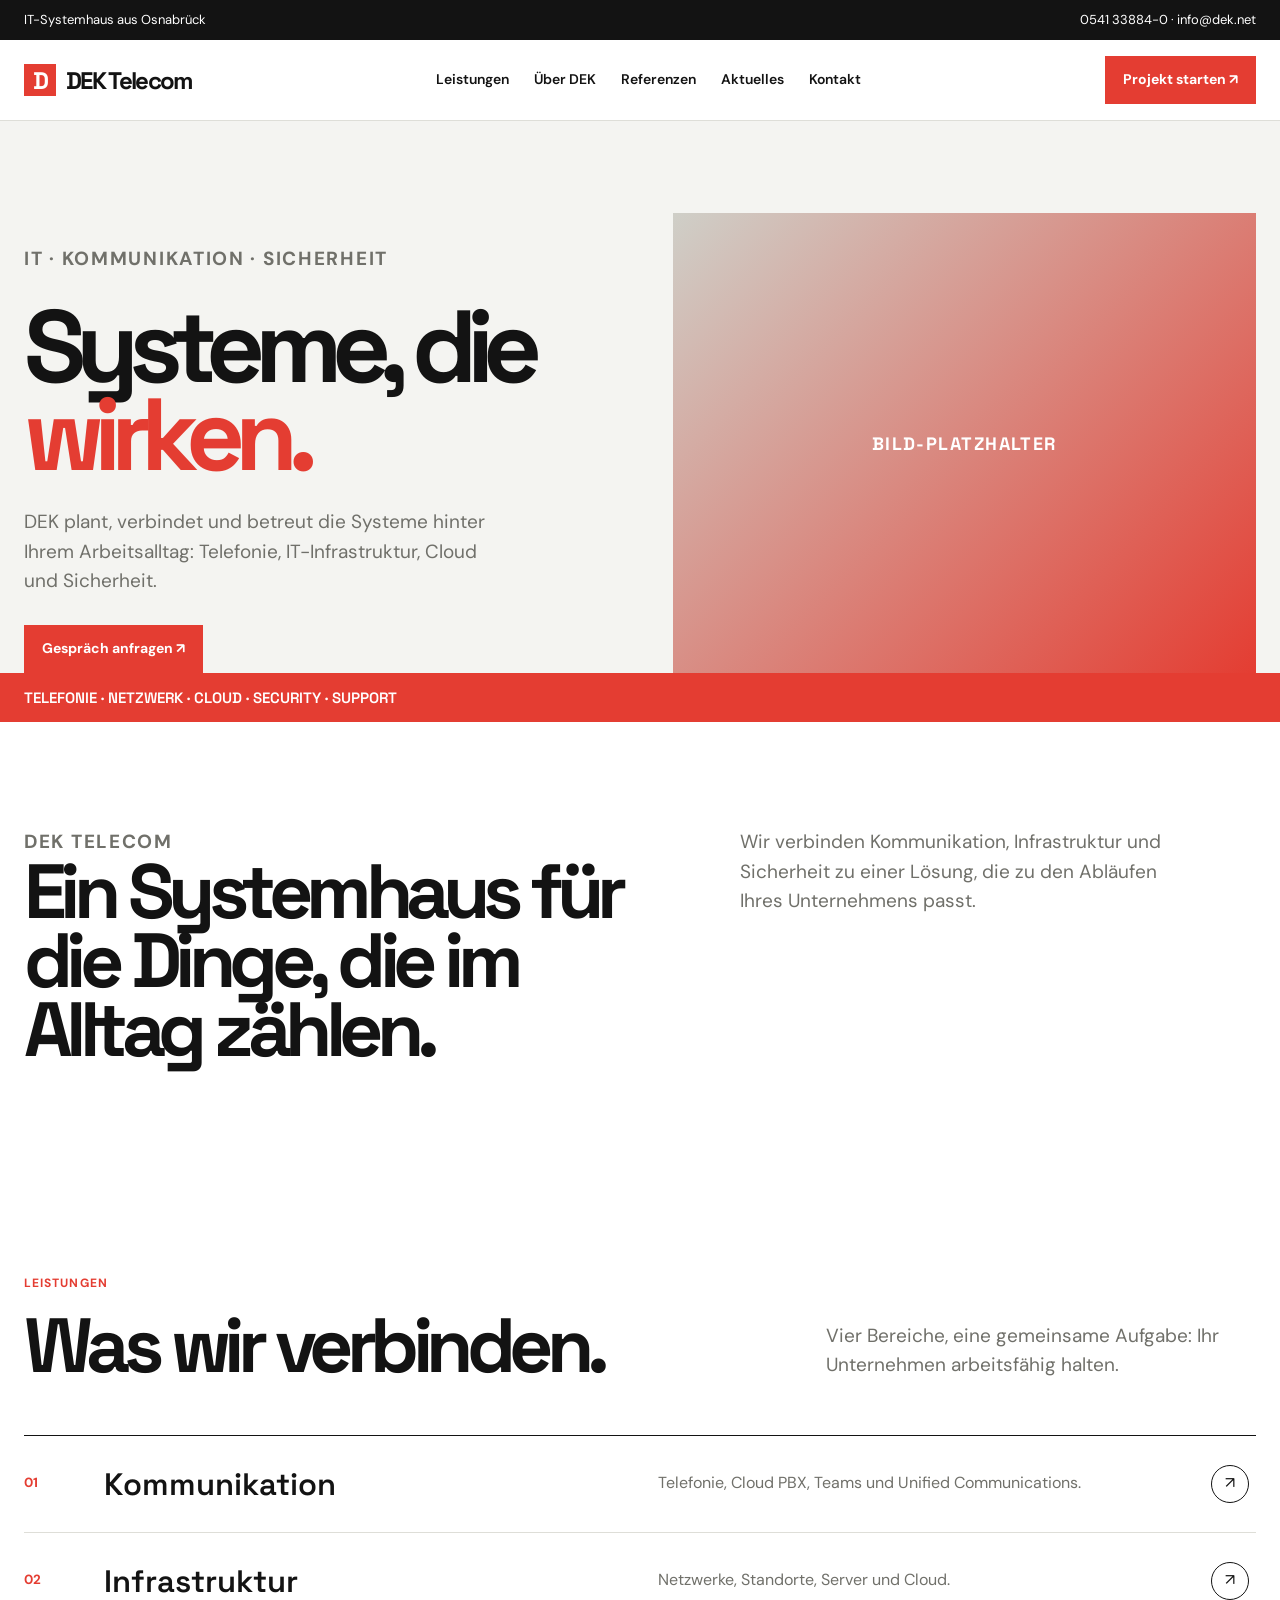
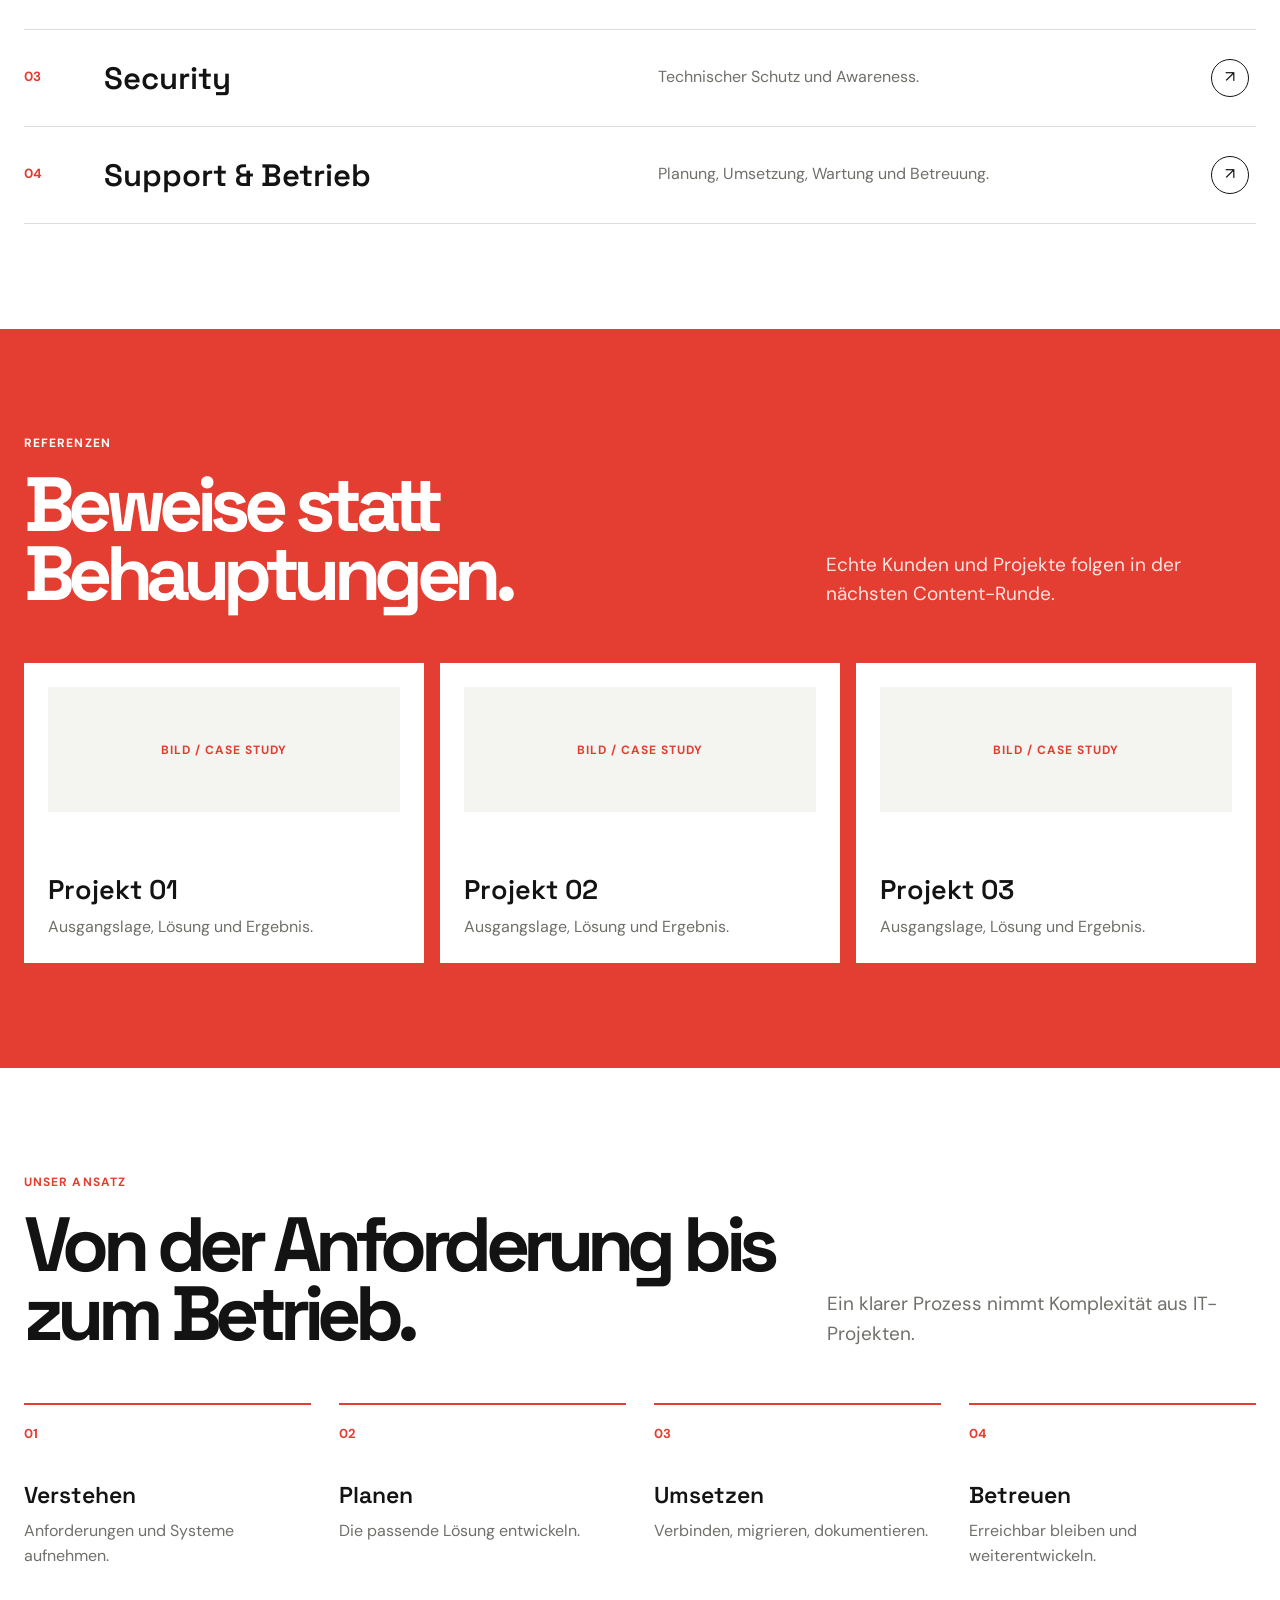
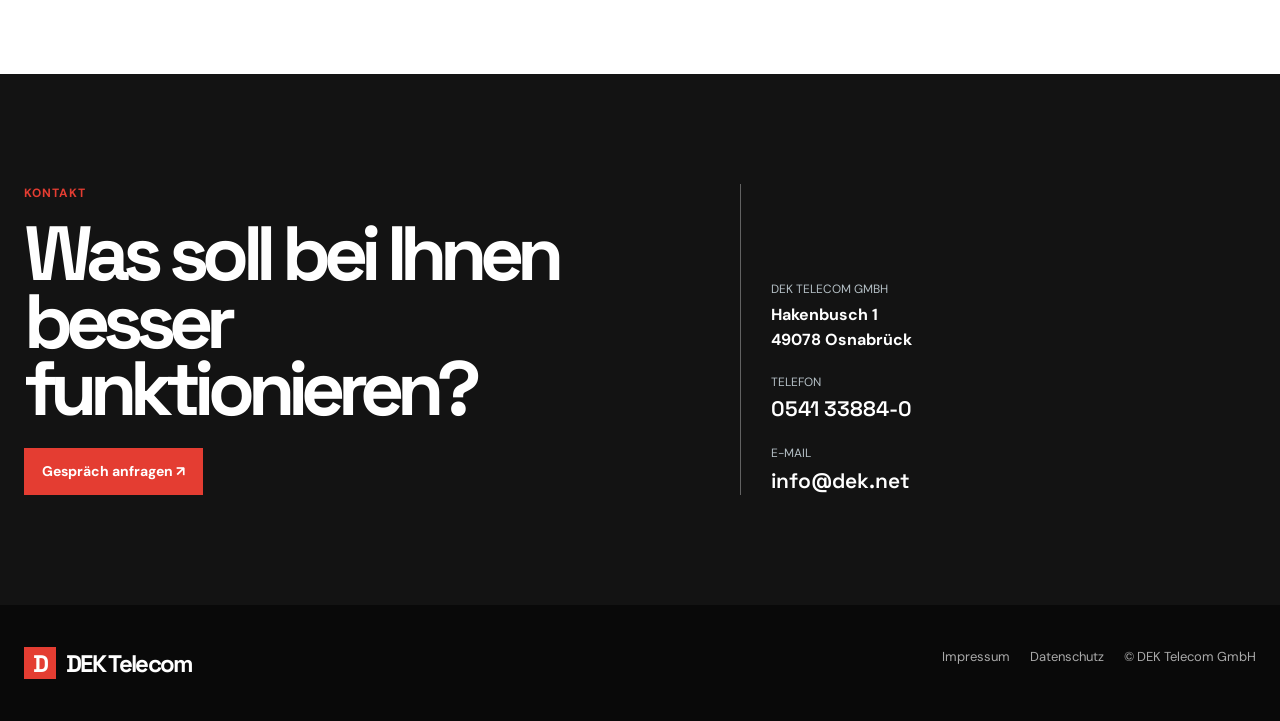
<file: index.html>
<!doctype html><html lang="de"><head><meta charset="utf-8"><meta name="viewport" content="width=device-width,initial-scale=1"><title>DEK Telecom — IT, Kommunikation und Sicherheit</title><meta name="description" content="DEK Telecom verbindet Kommunikation, Infrastruktur, Cloud und Sicherheit."><link rel="preconnect" href="https://fonts.googleapis.com"><link rel="preconnect" href="https://fonts.gstatic.com" crossorigin><link href="https://fonts.googleapis.com/css2?family=DM+Sans:wght@400;500;600;700&family=Space+Grotesk:wght@500;600;700&display=swap" rel="stylesheet"><link rel="stylesheet" href="assets/site.css"></head><body><a class="skip" href="#main">Zum Inhalt springen</a><div class="top"><div class="wrap"><span>IT-Systemhaus aus Osnabrück</span><div>0541 33884-0 · info@dek.net</div></div></div><header class="nav"><div class="wrap"><a class="brand" href="/"><span class="mark">D</span> DEK Telecom</a><nav class="navlinks"><a href="leistungen/">Leistungen</a><a href="ueber-dek/">Über DEK</a><a href="referenzen/">Referenzen</a><a href="aktuelles/">Aktuelles</a><a href="kontakt/">Kontakt</a></nav><a class="btn" href="kontakt/">Projekt starten ↗</a></div></header><main id="main"><section class="hero"><div class="wrap hero-grid"><div><p class="eyebrow">IT · KOMMUNIKATION · SICHERHEIT</p><h1>Systeme, die <span>wirken.</span></h1><p>DEK plant, verbindet und betreut die Systeme hinter Ihrem Arbeitsalltag: Telefonie, IT-Infrastruktur, Cloud und Sicherheit.</p><a class="btn" href="kontakt/">Gespräch anfragen ↗</a></div><div class="hero-art">BILD-PLATZHALTER</div></div></section><div class="ticker"><div class="wrap">TELEFONIE · NETZWERK · CLOUD · SECURITY · SUPPORT</div></div><section class="lead"><div class="wrap split"><div><p class="eyebrow">DEK TELECOM</p><h2>Ein Systemhaus für die Dinge, die im Alltag zählen.</h2></div><p>Wir verbinden Kommunikation, Infrastruktur und Sicherheit zu einer Lösung, die zu den Abläufen Ihres Unternehmens passt.</p></div></section><section class="section" id="leistungen"><div class="wrap"><div class="section-head"><div><p class="eyebrow">LEISTUNGEN</p><h2>Was wir verbinden.</h2></div><p class="intro">Vier Bereiche, eine gemeinsame Aufgabe: Ihr Unternehmen arbeitsfähig halten.</p></div><div class="service-list"><a class="service" href="leistungen/kommunikation/"><small>01</small><h3>Kommunikation</h3><p>Telefonie, Cloud PBX, Teams und Unified Communications.</p><span class="circle">↗</span></a><a class="service" href="leistungen/infrastruktur/"><small>02</small><h3>Infrastruktur</h3><p>Netzwerke, Standorte, Server und Cloud.</p><span class="circle">↗</span></a><a class="service" href="leistungen/security/"><small>03</small><h3>Security</h3><p>Technischer Schutz und Awareness.</p><span class="circle">↗</span></a><a class="service" href="leistungen/support/"><small>04</small><h3>Support & Betrieb</h3><p>Planung, Umsetzung, Wartung und Betreuung.</p><span class="circle">↗</span></a></div></div></section><section class="section red"><div class="wrap"><div class="section-head"><div><p class="eyebrow" style="color:#fff">REFERENZEN</p><h2>Beweise statt Behauptungen.</h2></div><p class="intro">Echte Kunden und Projekte folgen in der nächsten Content-Runde.</p></div><div class="cards"><a class="card" href="referenzen/"><div class="placeholder">BILD / CASE STUDY</div><div><h3>Projekt 01</h3><p>Ausgangslage, Lösung und Ergebnis.</p></div></a><a class="card" href="referenzen/"><div class="placeholder">BILD / CASE STUDY</div><div><h3>Projekt 02</h3><p>Ausgangslage, Lösung und Ergebnis.</p></div></a><a class="card" href="referenzen/"><div class="placeholder">BILD / CASE STUDY</div><div><h3>Projekt 03</h3><p>Ausgangslage, Lösung und Ergebnis.</p></div></a></div></div></section><section class="section"><div class="wrap"><div class="section-head"><div><p class="eyebrow">UNSER ANSATZ</p><h2>Von der Anforderung bis zum Betrieb.</h2></div><p class="intro">Ein klarer Prozess nimmt Komplexität aus IT-Projekten.</p></div><div class="steps"><div class="step"><b>01</b><h3>Verstehen</h3><p>Anforderungen und Systeme aufnehmen.</p></div><div class="step"><b>02</b><h3>Planen</h3><p>Die passende Lösung entwickeln.</p></div><div class="step"><b>03</b><h3>Umsetzen</h3><p>Verbinden, migrieren, dokumentieren.</p></div><div class="step"><b>04</b><h3>Betreuen</h3><p>Erreichbar bleiben und weiterentwickeln.</p></div></div></div></section><section class="contact"><div class="wrap split"><div><p class="eyebrow" style="color:var(--red)">KONTAKT</p><h2>Was soll bei Ihnen besser funktionieren?</h2><br><a class="btn" href="kontakt/">Gespräch anfragen ↗</a></div><div class="contact-info"><div><small>DEK TELECOM GMBH</small><strong>Hakenbusch 1<br>49078 Osnabrück</strong></div><div><small>TELEFON</small><a href="tel:+49541338840">0541 33884-0</a></div><div><small>E-MAIL</small><a href="mailto:info@dek.net">info@dek.net</a></div></div></div></section></main><footer class="footer"><div class="wrap"><a class="brand" href="/"><span class="mark">D</span> DEK Telecom</a><div class="footer-links"><a href="impressum/">Impressum</a><a href="datenschutz/">Datenschutz</a><span>© DEK Telecom GmbH</span></div></div></footer></body></html>
</file>
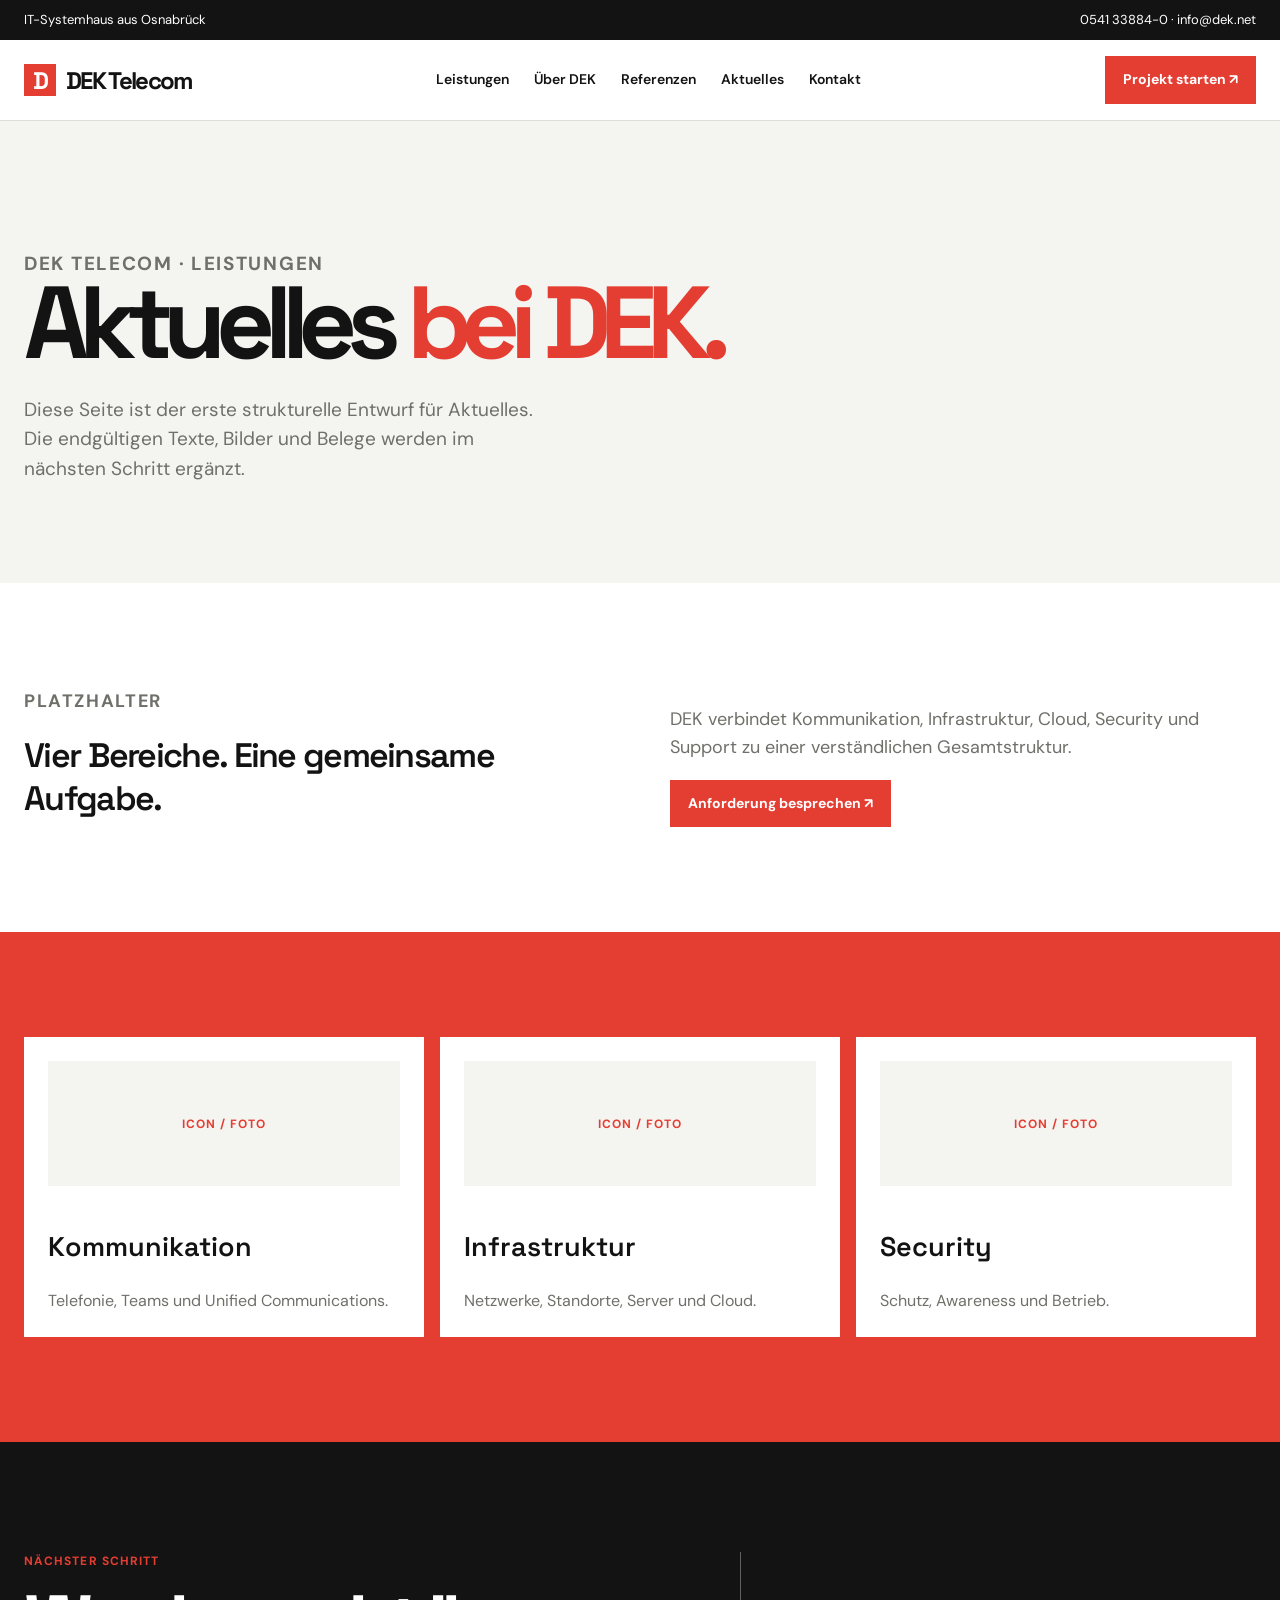
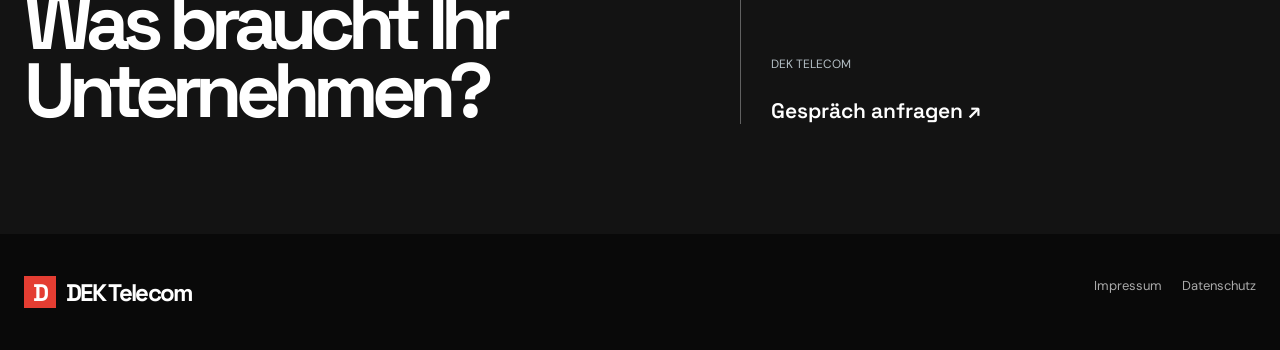
<file: aktuelles/index.html>
<!doctype html><html lang="de"><head><meta charset="utf-8"><meta name="viewport" content="width=device-width,initial-scale=1"><title>DEK Telecom — Aktuelles</title><link rel="stylesheet" href="../../assets/site.css"><link href="https://fonts.googleapis.com/css2?family=DM+Sans:wght@400;500;600;700&family=Space+Grotesk:wght@500;600;700&display=swap" rel="stylesheet"></head><body><div class="top"><div class="wrap"><span>IT-Systemhaus aus Osnabrück</span><div>0541 33884-0 · info@dek.net</div></div></div><header class="nav"><div class="wrap"><a class="brand" href="../../"><span class="mark">D</span> DEK Telecom</a><nav class="navlinks"><a href="../../leistungen/">Leistungen</a><a href="../../ueber-dek/">Über DEK</a><a href="../../referenzen/">Referenzen</a><a href="../../aktuelles/">Aktuelles</a><a href="../../kontakt/">Kontakt</a></nav><a class="btn" href="../../kontakt/">Projekt starten ↗</a></div></header><main><section class="page-head"><div class="wrap"><p class="eyebrow">DEK TELECOM · LEISTUNGEN</p><h1>Aktuelles <span>bei DEK.</span></h1><p>Diese Seite ist der erste strukturelle Entwurf für Aktuelles. Die endgültigen Texte, Bilder und Belege werden im nächsten Schritt ergänzt.</p></div></section><section class="section"><div class="wrap"><div class="detail-grid"><div><p class="eyebrow">PLATZHALTER</p><h2>Vier Bereiche. Eine gemeinsame Aufgabe.</h2></div><div><p>DEK verbindet Kommunikation, Infrastruktur, Cloud, Security und Support zu einer verständlichen Gesamtstruktur.</p><a class="btn" href="../../kontakt/">Anforderung besprechen ↗</a></div></div></div></section><section class="section red"><div class="wrap"><div class="cards"><article class="card"><div class="placeholder">ICON / FOTO</div><h3>Kommunikation</h3><p>Telefonie, Teams und Unified Communications.</p></article><article class="card"><div class="placeholder">ICON / FOTO</div><h3>Infrastruktur</h3><p>Netzwerke, Standorte, Server und Cloud.</p></article><article class="card"><div class="placeholder">ICON / FOTO</div><h3>Security</h3><p>Schutz, Awareness und Betrieb.</p></article></div></div></section><section class="contact"><div class="wrap split"><div><p class="eyebrow" style="color:var(--red)">NÄCHSTER SCHRITT</p><h2>Was braucht Ihr Unternehmen?</h2></div><div class="contact-info"><small>DEK TELECOM</small><a href="../../kontakt/">Gespräch anfragen ↗</a></div></div></section></main><footer class="footer"><div class="wrap"><a class="brand" href="../../"><span class="mark">D</span> DEK Telecom</a><div class="footer-links"><a href="../../impressum/">Impressum</a><a href="../../datenschutz/">Datenschutz</a></div></div></footer></body></html>
</file>
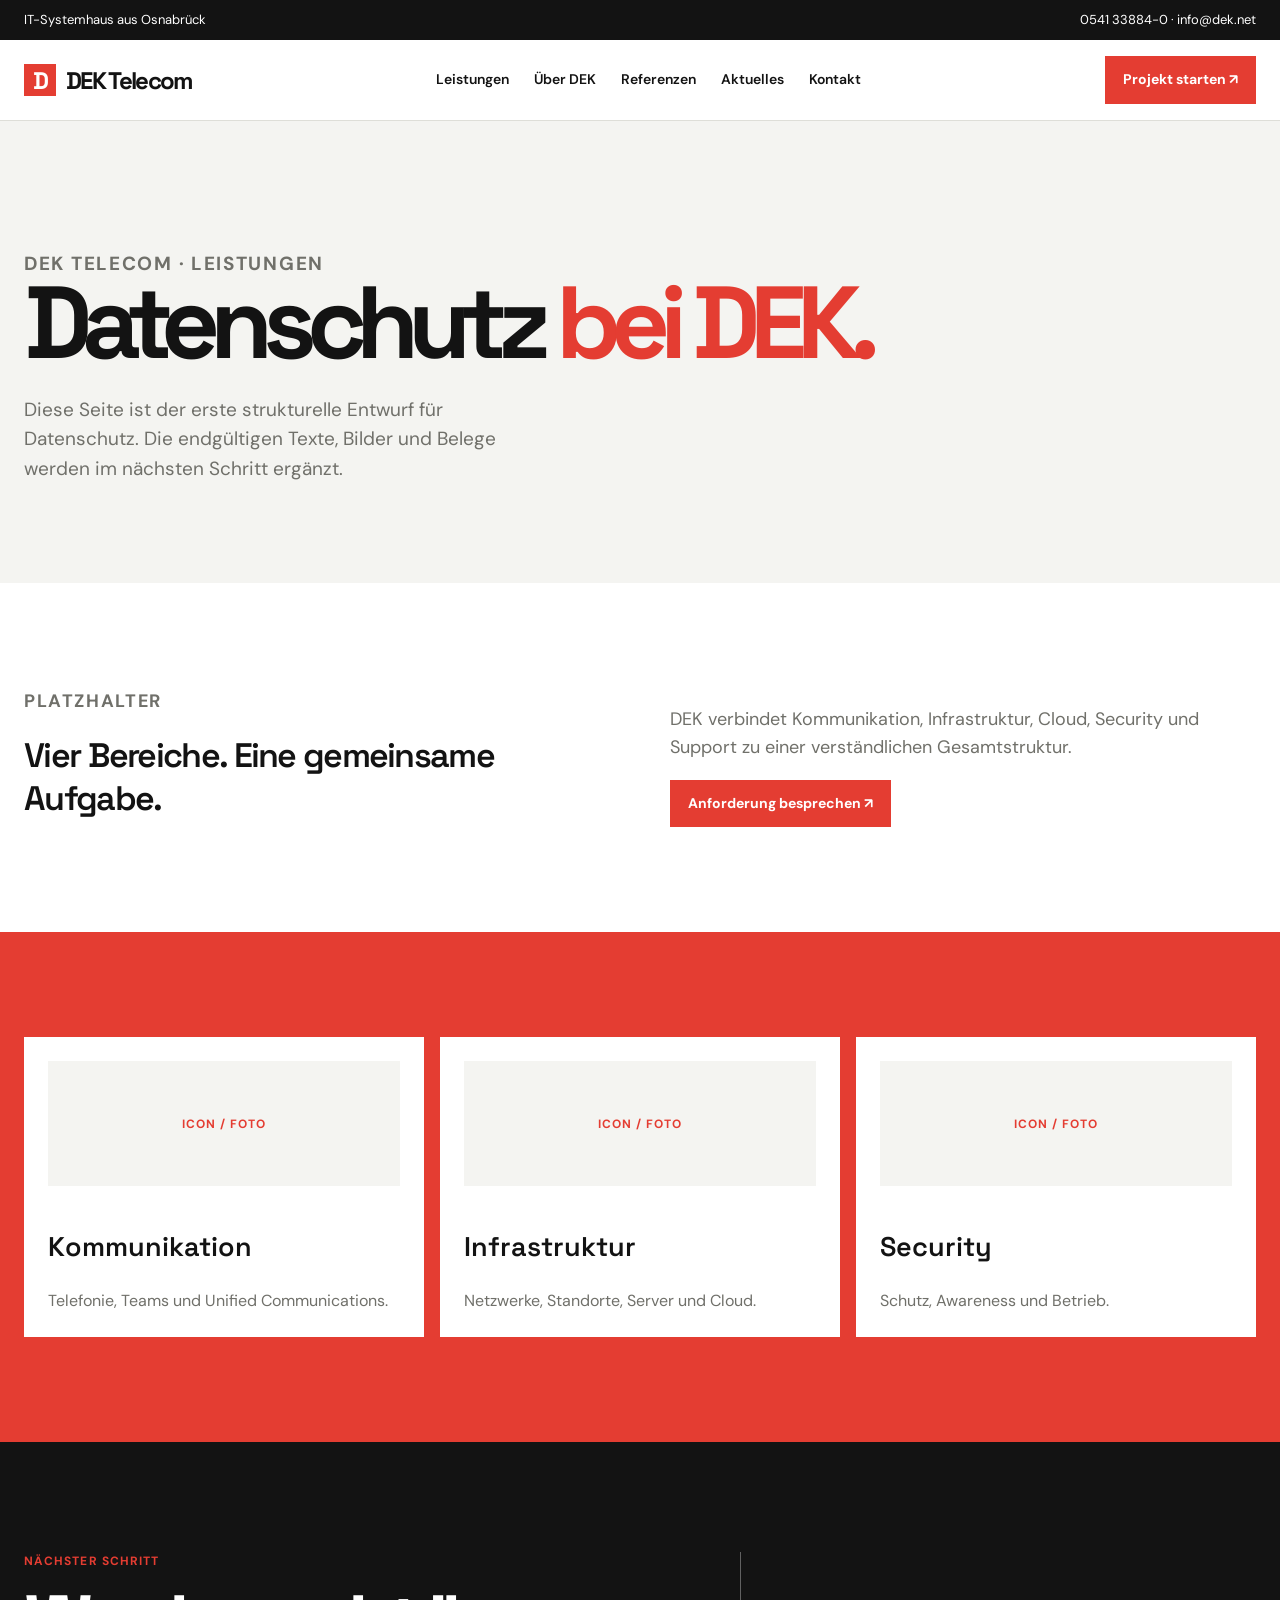
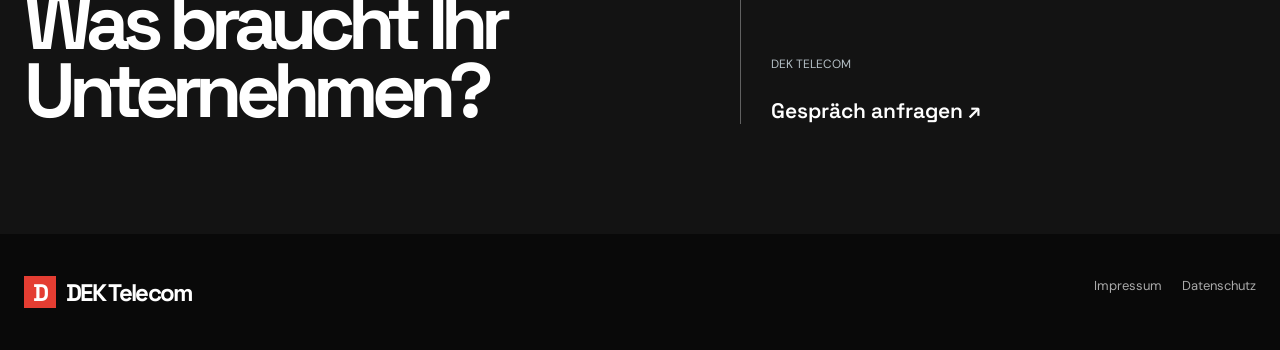
<file: datenschutz/index.html>
<!doctype html><html lang="de"><head><meta charset="utf-8"><meta name="viewport" content="width=device-width,initial-scale=1"><title>DEK Telecom — Datenschutz</title><link rel="stylesheet" href="../../assets/site.css"><link href="https://fonts.googleapis.com/css2?family=DM+Sans:wght@400;500;600;700&family=Space+Grotesk:wght@500;600;700&display=swap" rel="stylesheet"></head><body><div class="top"><div class="wrap"><span>IT-Systemhaus aus Osnabrück</span><div>0541 33884-0 · info@dek.net</div></div></div><header class="nav"><div class="wrap"><a class="brand" href="../../"><span class="mark">D</span> DEK Telecom</a><nav class="navlinks"><a href="../../leistungen/">Leistungen</a><a href="../../ueber-dek/">Über DEK</a><a href="../../referenzen/">Referenzen</a><a href="../../aktuelles/">Aktuelles</a><a href="../../kontakt/">Kontakt</a></nav><a class="btn" href="../../kontakt/">Projekt starten ↗</a></div></header><main><section class="page-head"><div class="wrap"><p class="eyebrow">DEK TELECOM · LEISTUNGEN</p><h1>Datenschutz <span>bei DEK.</span></h1><p>Diese Seite ist der erste strukturelle Entwurf für Datenschutz. Die endgültigen Texte, Bilder und Belege werden im nächsten Schritt ergänzt.</p></div></section><section class="section"><div class="wrap"><div class="detail-grid"><div><p class="eyebrow">PLATZHALTER</p><h2>Vier Bereiche. Eine gemeinsame Aufgabe.</h2></div><div><p>DEK verbindet Kommunikation, Infrastruktur, Cloud, Security und Support zu einer verständlichen Gesamtstruktur.</p><a class="btn" href="../../kontakt/">Anforderung besprechen ↗</a></div></div></div></section><section class="section red"><div class="wrap"><div class="cards"><article class="card"><div class="placeholder">ICON / FOTO</div><h3>Kommunikation</h3><p>Telefonie, Teams und Unified Communications.</p></article><article class="card"><div class="placeholder">ICON / FOTO</div><h3>Infrastruktur</h3><p>Netzwerke, Standorte, Server und Cloud.</p></article><article class="card"><div class="placeholder">ICON / FOTO</div><h3>Security</h3><p>Schutz, Awareness und Betrieb.</p></article></div></div></section><section class="contact"><div class="wrap split"><div><p class="eyebrow" style="color:var(--red)">NÄCHSTER SCHRITT</p><h2>Was braucht Ihr Unternehmen?</h2></div><div class="contact-info"><small>DEK TELECOM</small><a href="../../kontakt/">Gespräch anfragen ↗</a></div></div></section></main><footer class="footer"><div class="wrap"><a class="brand" href="../../"><span class="mark">D</span> DEK Telecom</a><div class="footer-links"><a href="../../impressum/">Impressum</a><a href="../../datenschutz/">Datenschutz</a></div></div></footer></body></html>
</file>
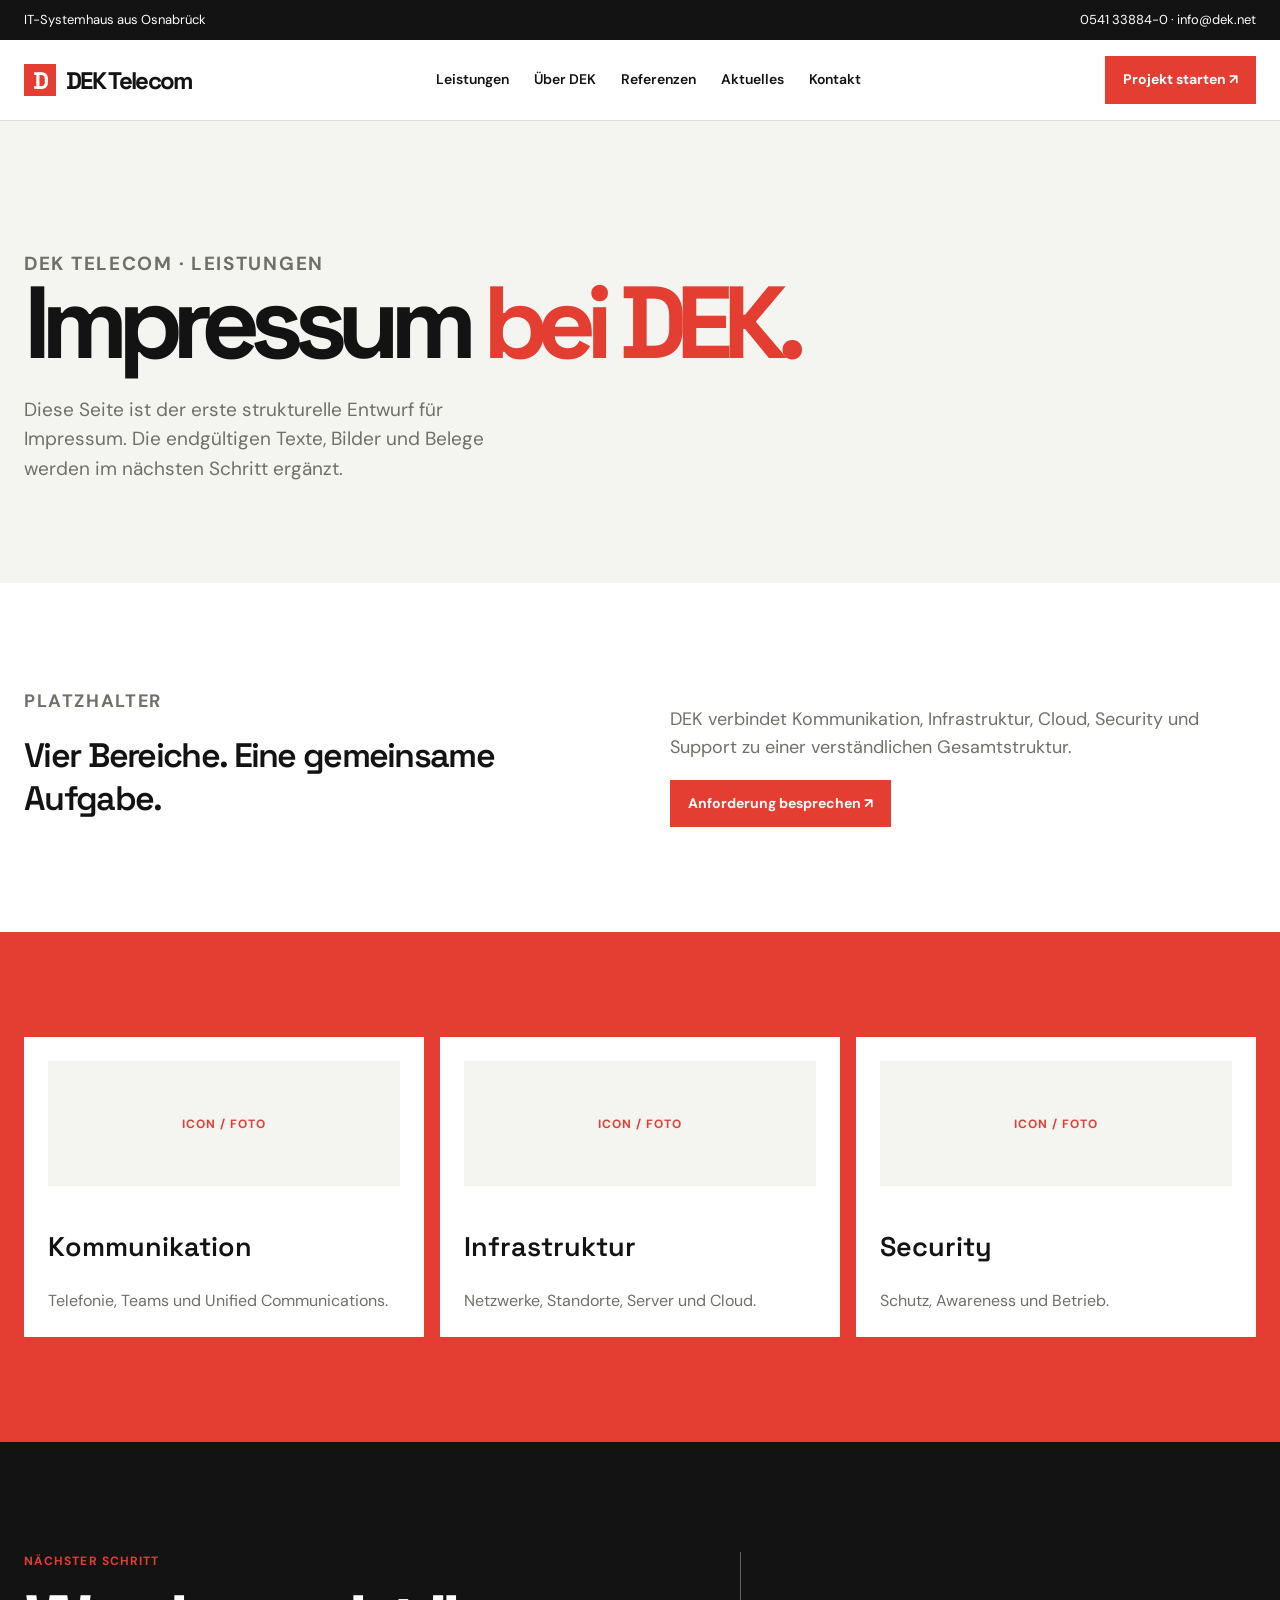
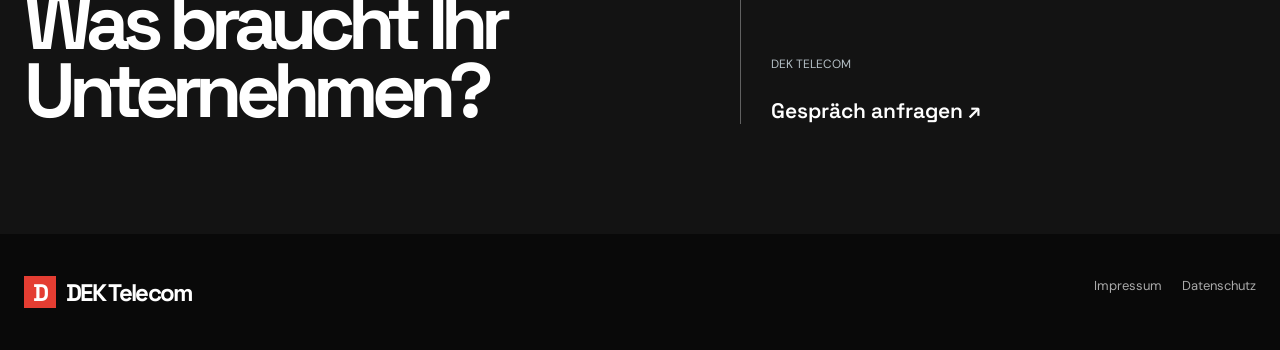
<file: impressum/index.html>
<!doctype html><html lang="de"><head><meta charset="utf-8"><meta name="viewport" content="width=device-width,initial-scale=1"><title>DEK Telecom — Impressum</title><link rel="stylesheet" href="../../assets/site.css"><link href="https://fonts.googleapis.com/css2?family=DM+Sans:wght@400;500;600;700&family=Space+Grotesk:wght@500;600;700&display=swap" rel="stylesheet"></head><body><div class="top"><div class="wrap"><span>IT-Systemhaus aus Osnabrück</span><div>0541 33884-0 · info@dek.net</div></div></div><header class="nav"><div class="wrap"><a class="brand" href="../../"><span class="mark">D</span> DEK Telecom</a><nav class="navlinks"><a href="../../leistungen/">Leistungen</a><a href="../../ueber-dek/">Über DEK</a><a href="../../referenzen/">Referenzen</a><a href="../../aktuelles/">Aktuelles</a><a href="../../kontakt/">Kontakt</a></nav><a class="btn" href="../../kontakt/">Projekt starten ↗</a></div></header><main><section class="page-head"><div class="wrap"><p class="eyebrow">DEK TELECOM · LEISTUNGEN</p><h1>Impressum <span>bei DEK.</span></h1><p>Diese Seite ist der erste strukturelle Entwurf für Impressum. Die endgültigen Texte, Bilder und Belege werden im nächsten Schritt ergänzt.</p></div></section><section class="section"><div class="wrap"><div class="detail-grid"><div><p class="eyebrow">PLATZHALTER</p><h2>Vier Bereiche. Eine gemeinsame Aufgabe.</h2></div><div><p>DEK verbindet Kommunikation, Infrastruktur, Cloud, Security und Support zu einer verständlichen Gesamtstruktur.</p><a class="btn" href="../../kontakt/">Anforderung besprechen ↗</a></div></div></div></section><section class="section red"><div class="wrap"><div class="cards"><article class="card"><div class="placeholder">ICON / FOTO</div><h3>Kommunikation</h3><p>Telefonie, Teams und Unified Communications.</p></article><article class="card"><div class="placeholder">ICON / FOTO</div><h3>Infrastruktur</h3><p>Netzwerke, Standorte, Server und Cloud.</p></article><article class="card"><div class="placeholder">ICON / FOTO</div><h3>Security</h3><p>Schutz, Awareness und Betrieb.</p></article></div></div></section><section class="contact"><div class="wrap split"><div><p class="eyebrow" style="color:var(--red)">NÄCHSTER SCHRITT</p><h2>Was braucht Ihr Unternehmen?</h2></div><div class="contact-info"><small>DEK TELECOM</small><a href="../../kontakt/">Gespräch anfragen ↗</a></div></div></section></main><footer class="footer"><div class="wrap"><a class="brand" href="../../"><span class="mark">D</span> DEK Telecom</a><div class="footer-links"><a href="../../impressum/">Impressum</a><a href="../../datenschutz/">Datenschutz</a></div></div></footer></body></html>
</file>
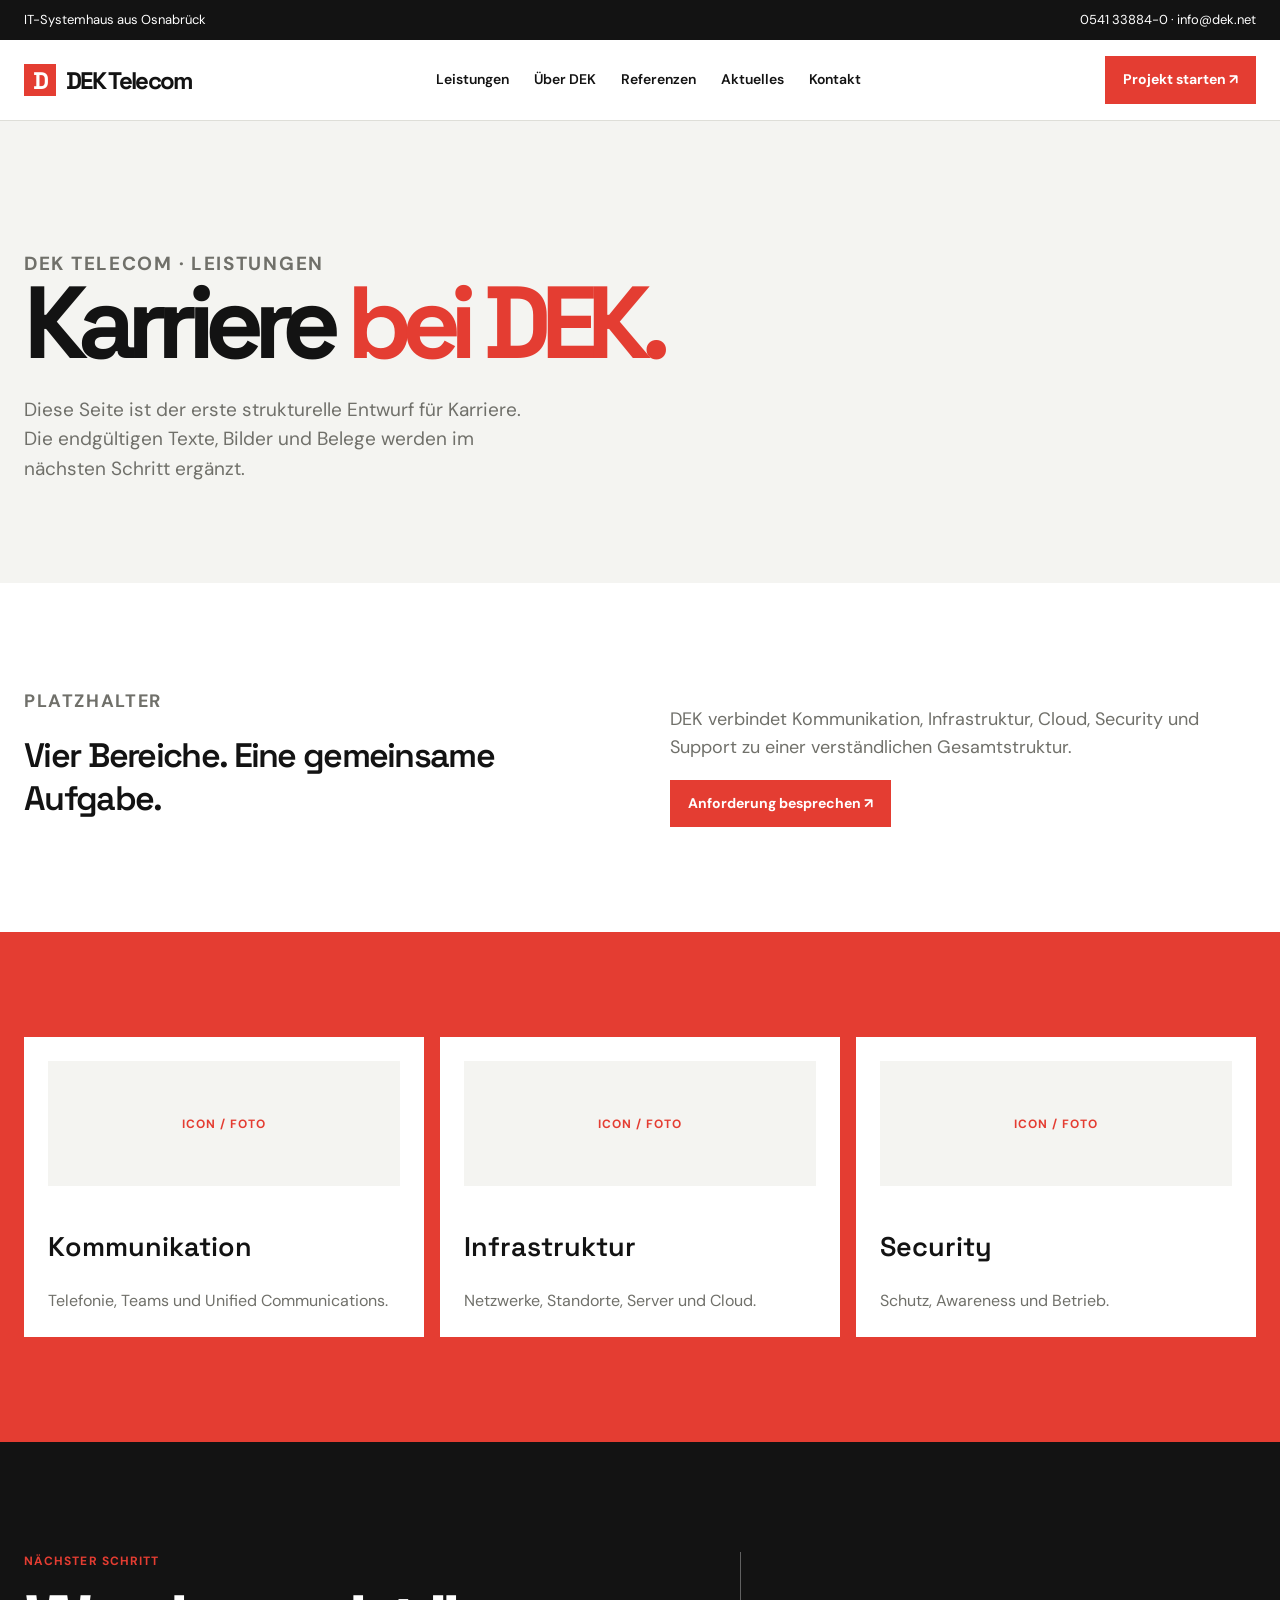
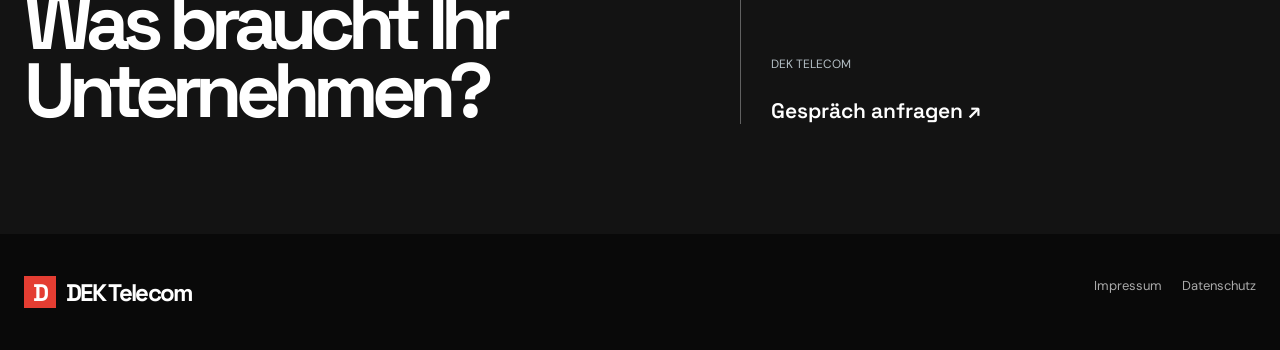
<file: karriere/index.html>
<!doctype html><html lang="de"><head><meta charset="utf-8"><meta name="viewport" content="width=device-width,initial-scale=1"><title>DEK Telecom — Karriere</title><link rel="stylesheet" href="../../assets/site.css"><link href="https://fonts.googleapis.com/css2?family=DM+Sans:wght@400;500;600;700&family=Space+Grotesk:wght@500;600;700&display=swap" rel="stylesheet"></head><body><div class="top"><div class="wrap"><span>IT-Systemhaus aus Osnabrück</span><div>0541 33884-0 · info@dek.net</div></div></div><header class="nav"><div class="wrap"><a class="brand" href="../../"><span class="mark">D</span> DEK Telecom</a><nav class="navlinks"><a href="../../leistungen/">Leistungen</a><a href="../../ueber-dek/">Über DEK</a><a href="../../referenzen/">Referenzen</a><a href="../../aktuelles/">Aktuelles</a><a href="../../kontakt/">Kontakt</a></nav><a class="btn" href="../../kontakt/">Projekt starten ↗</a></div></header><main><section class="page-head"><div class="wrap"><p class="eyebrow">DEK TELECOM · LEISTUNGEN</p><h1>Karriere <span>bei DEK.</span></h1><p>Diese Seite ist der erste strukturelle Entwurf für Karriere. Die endgültigen Texte, Bilder und Belege werden im nächsten Schritt ergänzt.</p></div></section><section class="section"><div class="wrap"><div class="detail-grid"><div><p class="eyebrow">PLATZHALTER</p><h2>Vier Bereiche. Eine gemeinsame Aufgabe.</h2></div><div><p>DEK verbindet Kommunikation, Infrastruktur, Cloud, Security und Support zu einer verständlichen Gesamtstruktur.</p><a class="btn" href="../../kontakt/">Anforderung besprechen ↗</a></div></div></div></section><section class="section red"><div class="wrap"><div class="cards"><article class="card"><div class="placeholder">ICON / FOTO</div><h3>Kommunikation</h3><p>Telefonie, Teams und Unified Communications.</p></article><article class="card"><div class="placeholder">ICON / FOTO</div><h3>Infrastruktur</h3><p>Netzwerke, Standorte, Server und Cloud.</p></article><article class="card"><div class="placeholder">ICON / FOTO</div><h3>Security</h3><p>Schutz, Awareness und Betrieb.</p></article></div></div></section><section class="contact"><div class="wrap split"><div><p class="eyebrow" style="color:var(--red)">NÄCHSTER SCHRITT</p><h2>Was braucht Ihr Unternehmen?</h2></div><div class="contact-info"><small>DEK TELECOM</small><a href="../../kontakt/">Gespräch anfragen ↗</a></div></div></section></main><footer class="footer"><div class="wrap"><a class="brand" href="../../"><span class="mark">D</span> DEK Telecom</a><div class="footer-links"><a href="../../impressum/">Impressum</a><a href="../../datenschutz/">Datenschutz</a></div></div></footer></body></html>
</file>
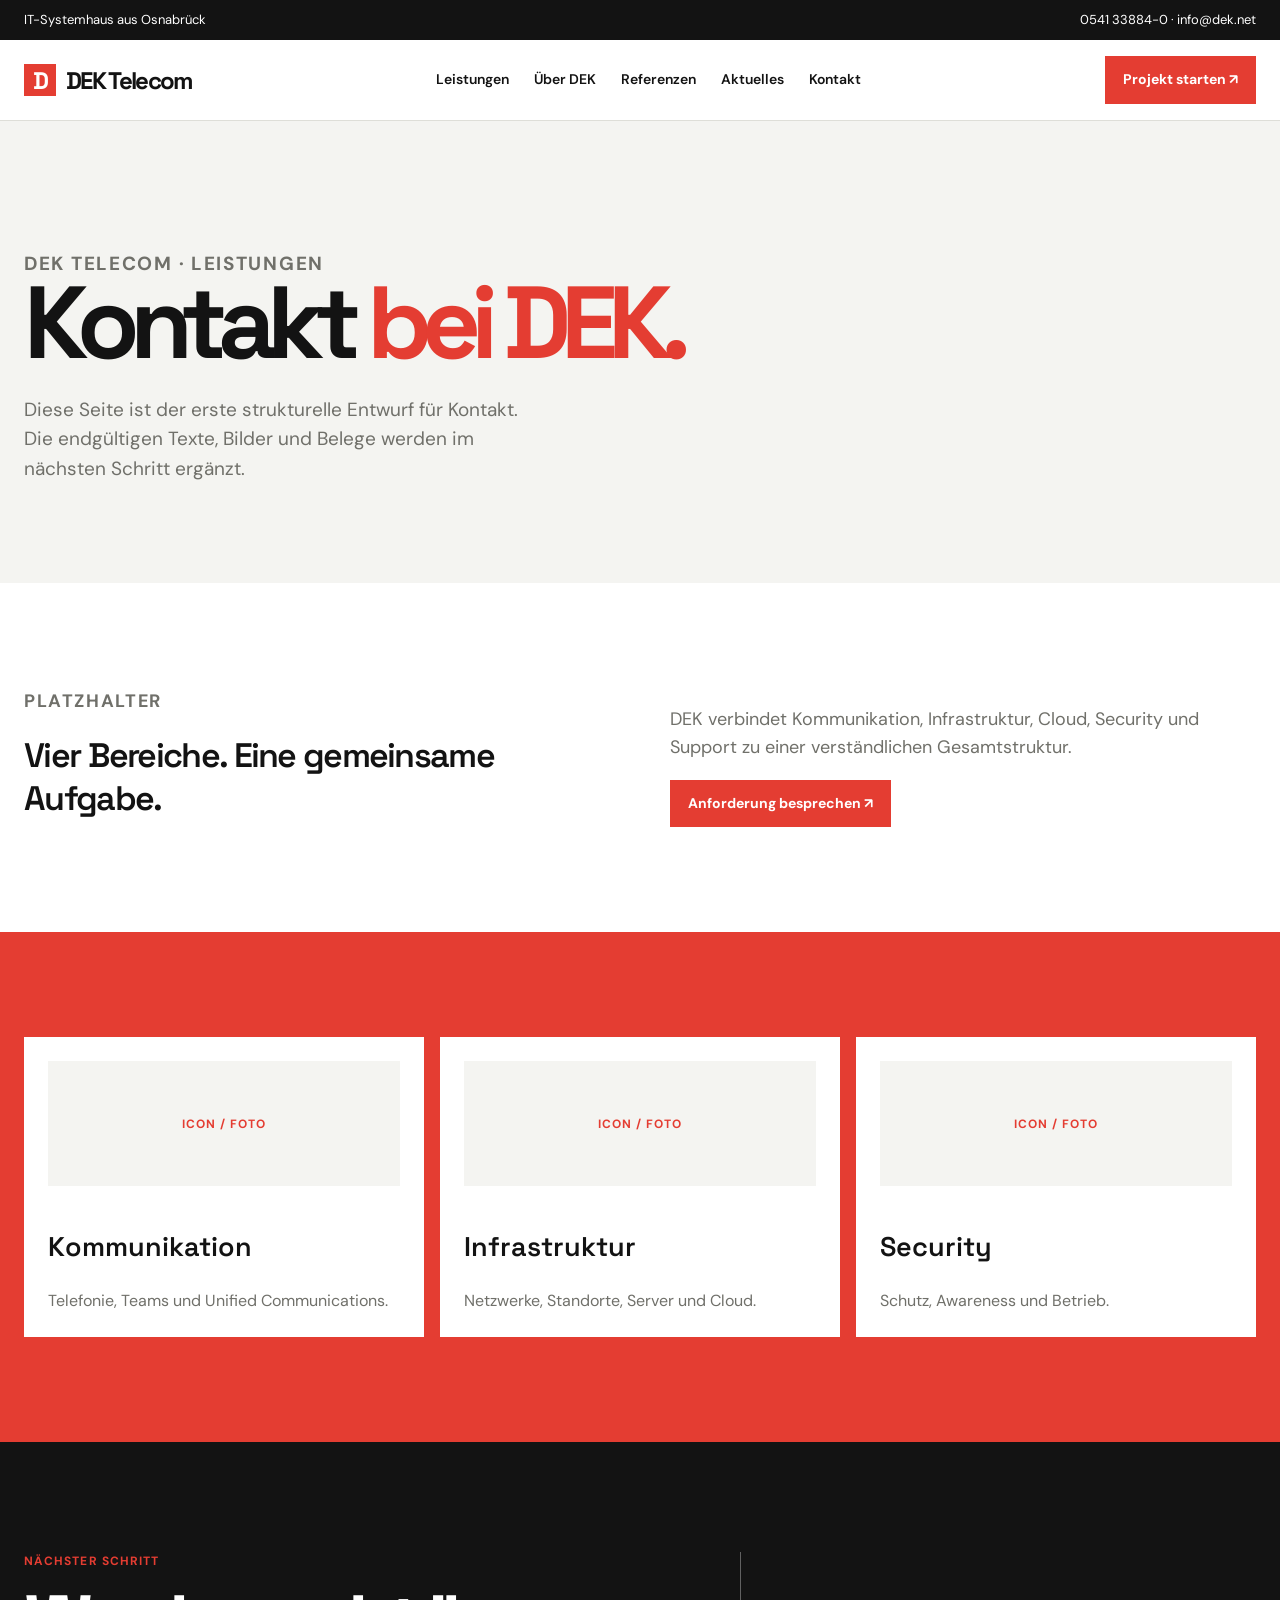
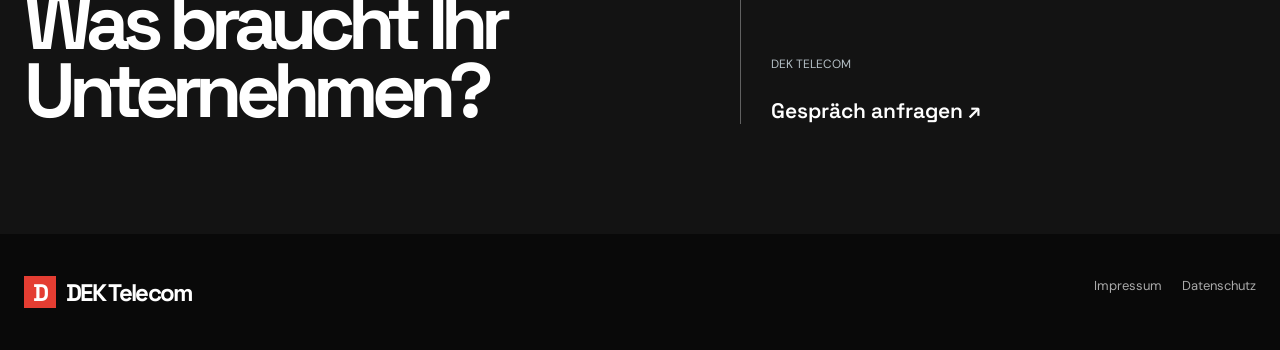
<file: kontakt/index.html>
<!doctype html><html lang="de"><head><meta charset="utf-8"><meta name="viewport" content="width=device-width,initial-scale=1"><title>DEK Telecom — Kontakt</title><link rel="stylesheet" href="../../assets/site.css"><link href="https://fonts.googleapis.com/css2?family=DM+Sans:wght@400;500;600;700&family=Space+Grotesk:wght@500;600;700&display=swap" rel="stylesheet"></head><body><div class="top"><div class="wrap"><span>IT-Systemhaus aus Osnabrück</span><div>0541 33884-0 · info@dek.net</div></div></div><header class="nav"><div class="wrap"><a class="brand" href="../../"><span class="mark">D</span> DEK Telecom</a><nav class="navlinks"><a href="../../leistungen/">Leistungen</a><a href="../../ueber-dek/">Über DEK</a><a href="../../referenzen/">Referenzen</a><a href="../../aktuelles/">Aktuelles</a><a href="../../kontakt/">Kontakt</a></nav><a class="btn" href="../../kontakt/">Projekt starten ↗</a></div></header><main><section class="page-head"><div class="wrap"><p class="eyebrow">DEK TELECOM · LEISTUNGEN</p><h1>Kontakt <span>bei DEK.</span></h1><p>Diese Seite ist der erste strukturelle Entwurf für Kontakt. Die endgültigen Texte, Bilder und Belege werden im nächsten Schritt ergänzt.</p></div></section><section class="section"><div class="wrap"><div class="detail-grid"><div><p class="eyebrow">PLATZHALTER</p><h2>Vier Bereiche. Eine gemeinsame Aufgabe.</h2></div><div><p>DEK verbindet Kommunikation, Infrastruktur, Cloud, Security und Support zu einer verständlichen Gesamtstruktur.</p><a class="btn" href="../../kontakt/">Anforderung besprechen ↗</a></div></div></div></section><section class="section red"><div class="wrap"><div class="cards"><article class="card"><div class="placeholder">ICON / FOTO</div><h3>Kommunikation</h3><p>Telefonie, Teams und Unified Communications.</p></article><article class="card"><div class="placeholder">ICON / FOTO</div><h3>Infrastruktur</h3><p>Netzwerke, Standorte, Server und Cloud.</p></article><article class="card"><div class="placeholder">ICON / FOTO</div><h3>Security</h3><p>Schutz, Awareness und Betrieb.</p></article></div></div></section><section class="contact"><div class="wrap split"><div><p class="eyebrow" style="color:var(--red)">NÄCHSTER SCHRITT</p><h2>Was braucht Ihr Unternehmen?</h2></div><div class="contact-info"><small>DEK TELECOM</small><a href="../../kontakt/">Gespräch anfragen ↗</a></div></div></section></main><footer class="footer"><div class="wrap"><a class="brand" href="../../"><span class="mark">D</span> DEK Telecom</a><div class="footer-links"><a href="../../impressum/">Impressum</a><a href="../../datenschutz/">Datenschutz</a></div></div></footer></body></html>
</file>
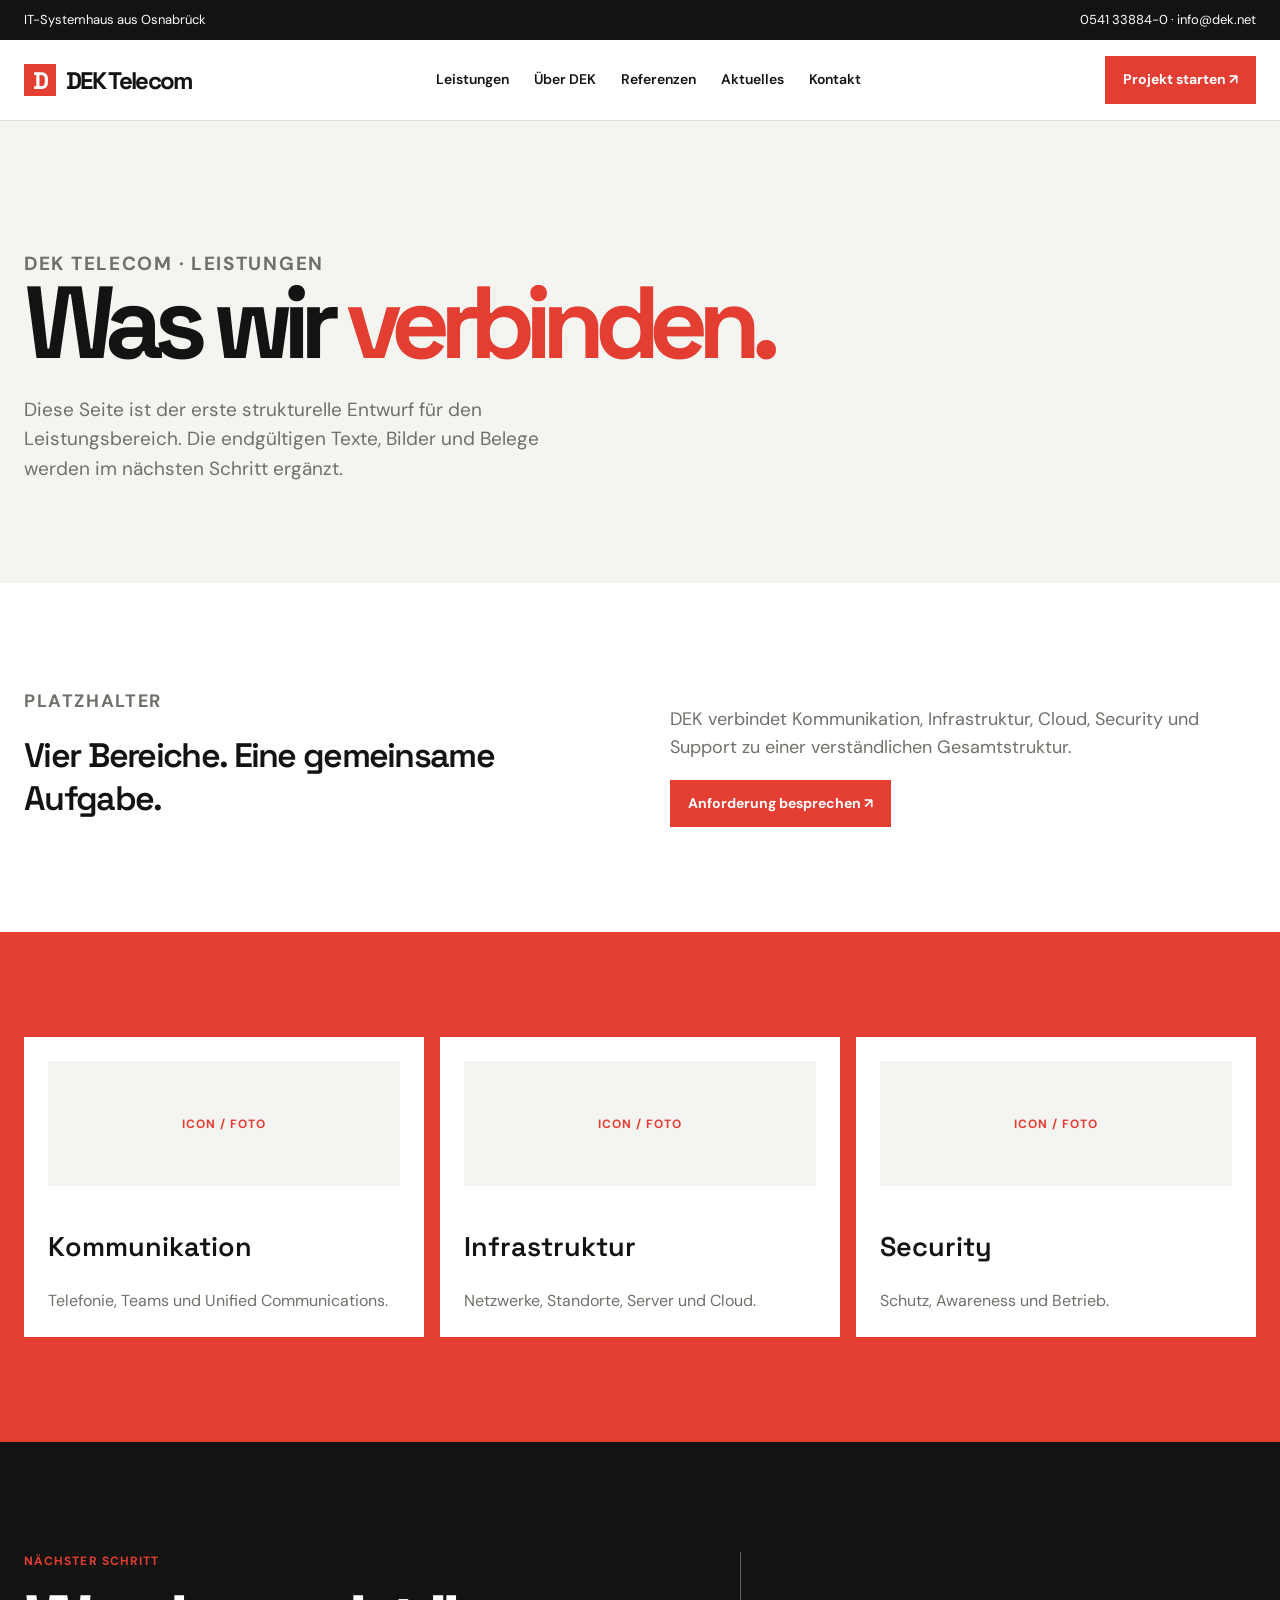
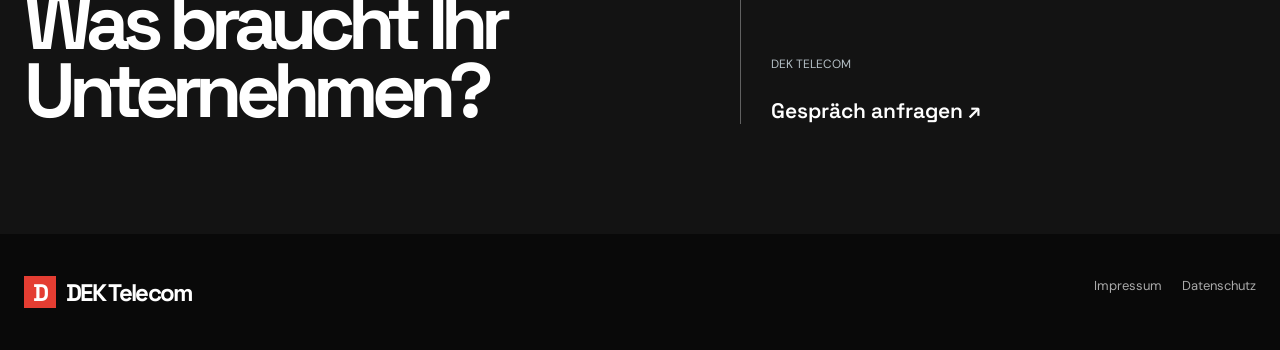
<file: leistungen/index.html>
<!doctype html><html lang="de"><head><meta charset="utf-8"><meta name="viewport" content="width=device-width,initial-scale=1"><title>DEK Telecom — Leistungen</title><link rel="stylesheet" href="../../assets/site.css"><link href="https://fonts.googleapis.com/css2?family=DM+Sans:wght@400;500;600;700&family=Space+Grotesk:wght@500;600;700&display=swap" rel="stylesheet"></head><body><div class="top"><div class="wrap"><span>IT-Systemhaus aus Osnabrück</span><div>0541 33884-0 · info@dek.net</div></div></div><header class="nav"><div class="wrap"><a class="brand" href="../../"><span class="mark">D</span> DEK Telecom</a><nav class="navlinks"><a href="../../leistungen/">Leistungen</a><a href="../../ueber-dek/">Über DEK</a><a href="../../referenzen/">Referenzen</a><a href="../../aktuelles/">Aktuelles</a><a href="../../kontakt/">Kontakt</a></nav><a class="btn" href="../../kontakt/">Projekt starten ↗</a></div></header><main><section class="page-head"><div class="wrap"><p class="eyebrow">DEK TELECOM · LEISTUNGEN</p><h1>Was wir <span>verbinden.</span></h1><p>Diese Seite ist der erste strukturelle Entwurf für den Leistungsbereich. Die endgültigen Texte, Bilder und Belege werden im nächsten Schritt ergänzt.</p></div></section><section class="section"><div class="wrap"><div class="detail-grid"><div><p class="eyebrow">PLATZHALTER</p><h2>Vier Bereiche. Eine gemeinsame Aufgabe.</h2></div><div><p>DEK verbindet Kommunikation, Infrastruktur, Cloud, Security und Support zu einer verständlichen Gesamtstruktur.</p><a class="btn" href="../../kontakt/">Anforderung besprechen ↗</a></div></div></div></section><section class="section red"><div class="wrap"><div class="cards"><article class="card"><div class="placeholder">ICON / FOTO</div><h3>Kommunikation</h3><p>Telefonie, Teams und Unified Communications.</p></article><article class="card"><div class="placeholder">ICON / FOTO</div><h3>Infrastruktur</h3><p>Netzwerke, Standorte, Server und Cloud.</p></article><article class="card"><div class="placeholder">ICON / FOTO</div><h3>Security</h3><p>Schutz, Awareness und Betrieb.</p></article></div></div></section><section class="contact"><div class="wrap split"><div><p class="eyebrow" style="color:var(--red)">NÄCHSTER SCHRITT</p><h2>Was braucht Ihr Unternehmen?</h2></div><div class="contact-info"><small>DEK TELECOM</small><a href="../../kontakt/">Gespräch anfragen ↗</a></div></div></section></main><footer class="footer"><div class="wrap"><a class="brand" href="../../"><span class="mark">D</span> DEK Telecom</a><div class="footer-links"><a href="../../impressum/">Impressum</a><a href="../../datenschutz/">Datenschutz</a></div></div></footer></body></html>
</file>
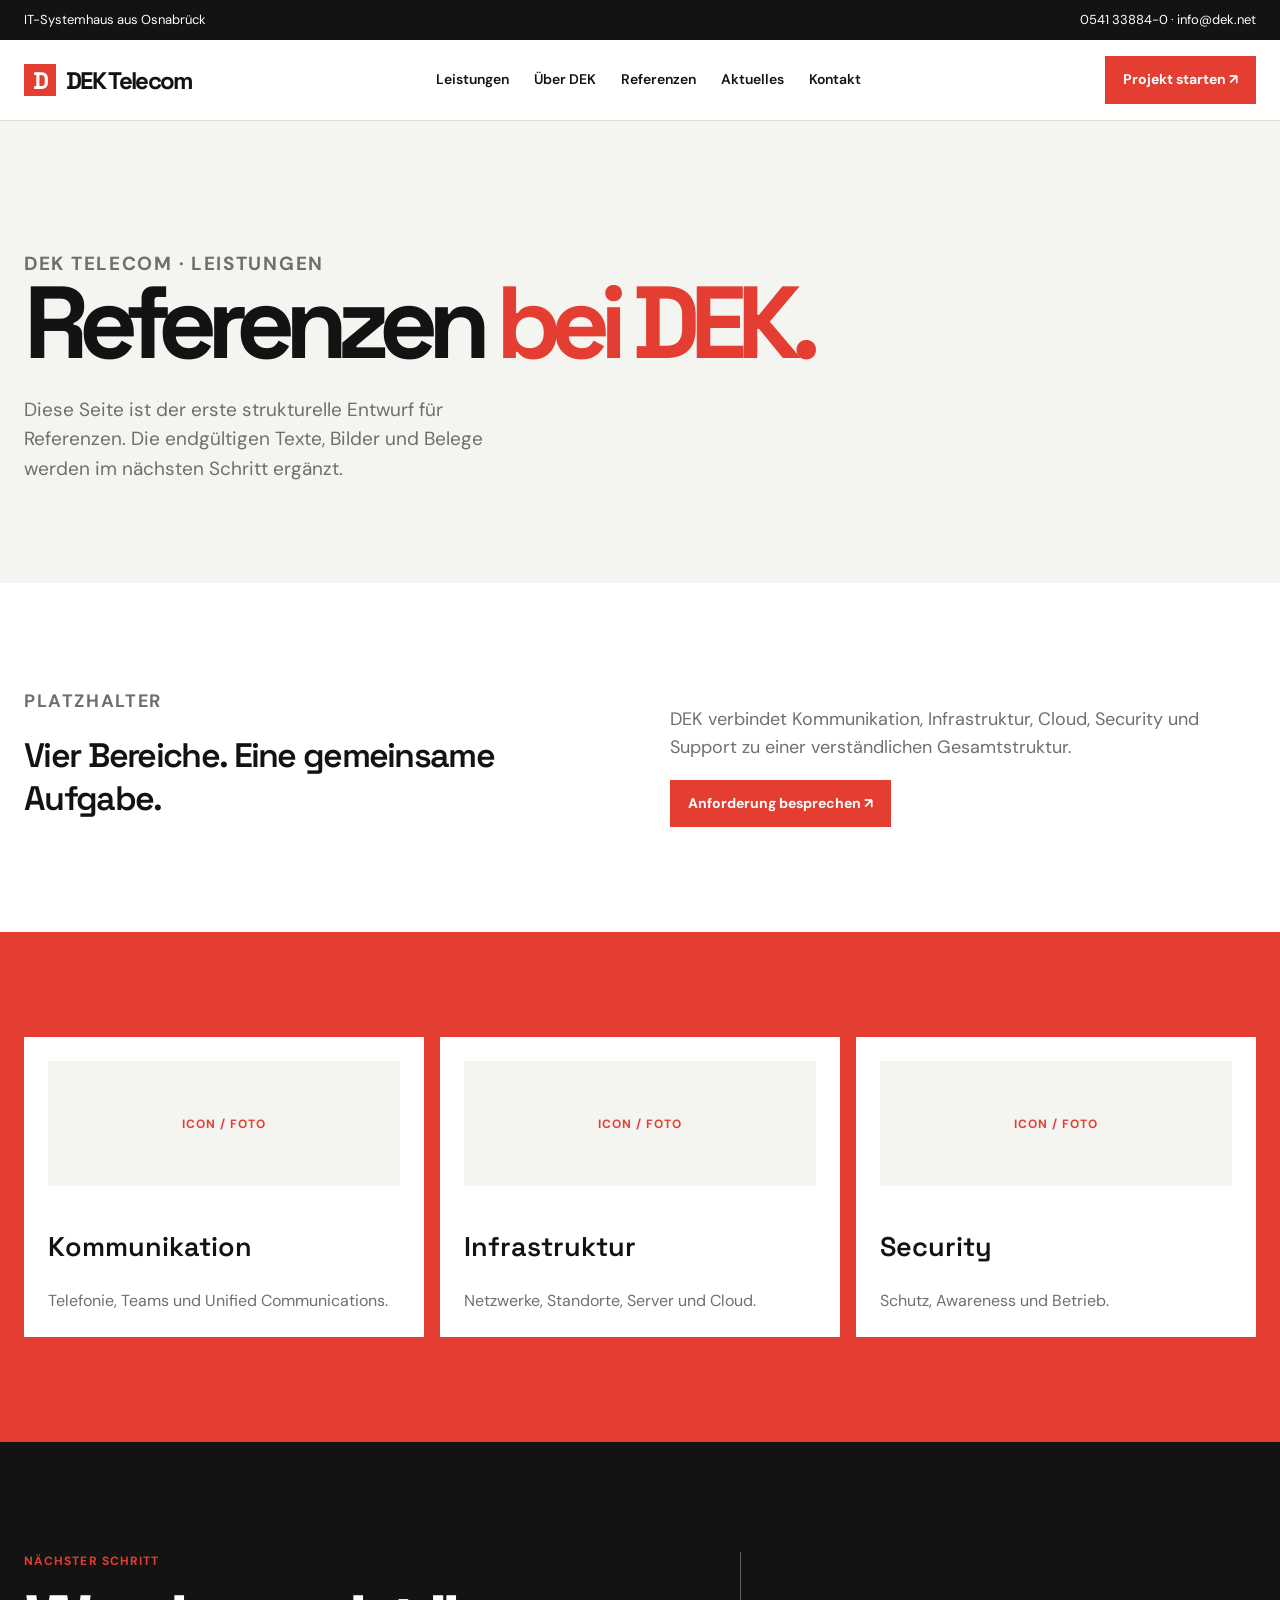
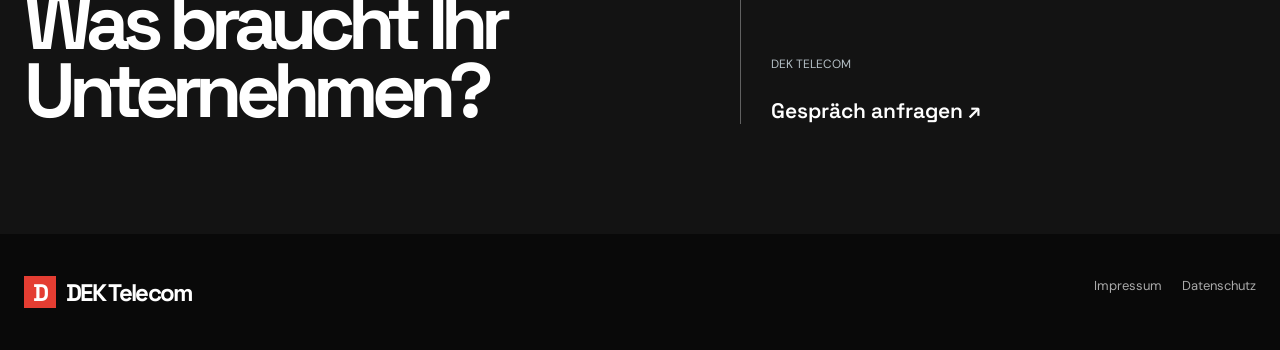
<file: referenzen/index.html>
<!doctype html><html lang="de"><head><meta charset="utf-8"><meta name="viewport" content="width=device-width,initial-scale=1"><title>DEK Telecom — Referenzen</title><link rel="stylesheet" href="../../assets/site.css"><link href="https://fonts.googleapis.com/css2?family=DM+Sans:wght@400;500;600;700&family=Space+Grotesk:wght@500;600;700&display=swap" rel="stylesheet"></head><body><div class="top"><div class="wrap"><span>IT-Systemhaus aus Osnabrück</span><div>0541 33884-0 · info@dek.net</div></div></div><header class="nav"><div class="wrap"><a class="brand" href="../../"><span class="mark">D</span> DEK Telecom</a><nav class="navlinks"><a href="../../leistungen/">Leistungen</a><a href="../../ueber-dek/">Über DEK</a><a href="../../referenzen/">Referenzen</a><a href="../../aktuelles/">Aktuelles</a><a href="../../kontakt/">Kontakt</a></nav><a class="btn" href="../../kontakt/">Projekt starten ↗</a></div></header><main><section class="page-head"><div class="wrap"><p class="eyebrow">DEK TELECOM · LEISTUNGEN</p><h1>Referenzen <span>bei DEK.</span></h1><p>Diese Seite ist der erste strukturelle Entwurf für Referenzen. Die endgültigen Texte, Bilder und Belege werden im nächsten Schritt ergänzt.</p></div></section><section class="section"><div class="wrap"><div class="detail-grid"><div><p class="eyebrow">PLATZHALTER</p><h2>Vier Bereiche. Eine gemeinsame Aufgabe.</h2></div><div><p>DEK verbindet Kommunikation, Infrastruktur, Cloud, Security und Support zu einer verständlichen Gesamtstruktur.</p><a class="btn" href="../../kontakt/">Anforderung besprechen ↗</a></div></div></div></section><section class="section red"><div class="wrap"><div class="cards"><article class="card"><div class="placeholder">ICON / FOTO</div><h3>Kommunikation</h3><p>Telefonie, Teams und Unified Communications.</p></article><article class="card"><div class="placeholder">ICON / FOTO</div><h3>Infrastruktur</h3><p>Netzwerke, Standorte, Server und Cloud.</p></article><article class="card"><div class="placeholder">ICON / FOTO</div><h3>Security</h3><p>Schutz, Awareness und Betrieb.</p></article></div></div></section><section class="contact"><div class="wrap split"><div><p class="eyebrow" style="color:var(--red)">NÄCHSTER SCHRITT</p><h2>Was braucht Ihr Unternehmen?</h2></div><div class="contact-info"><small>DEK TELECOM</small><a href="../../kontakt/">Gespräch anfragen ↗</a></div></div></section></main><footer class="footer"><div class="wrap"><a class="brand" href="../../"><span class="mark">D</span> DEK Telecom</a><div class="footer-links"><a href="../../impressum/">Impressum</a><a href="../../datenschutz/">Datenschutz</a></div></div></footer></body></html>
</file>
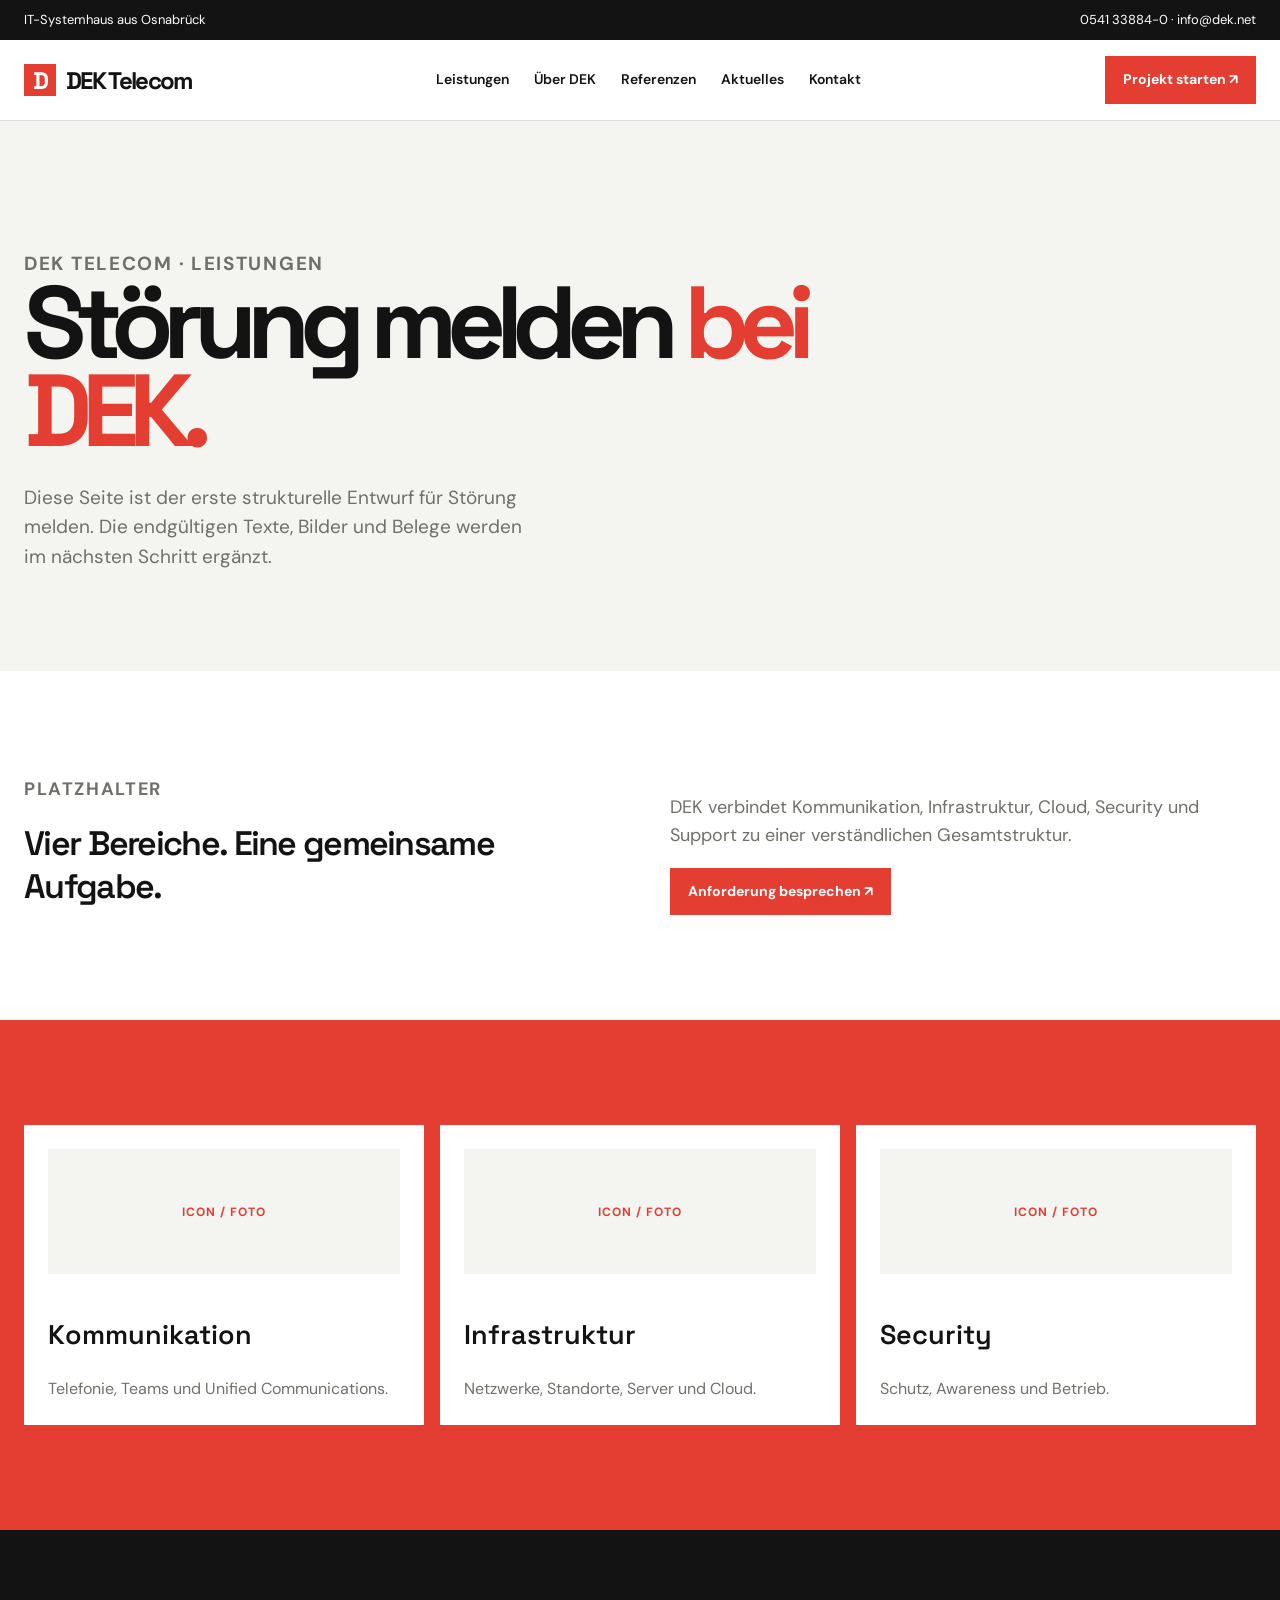
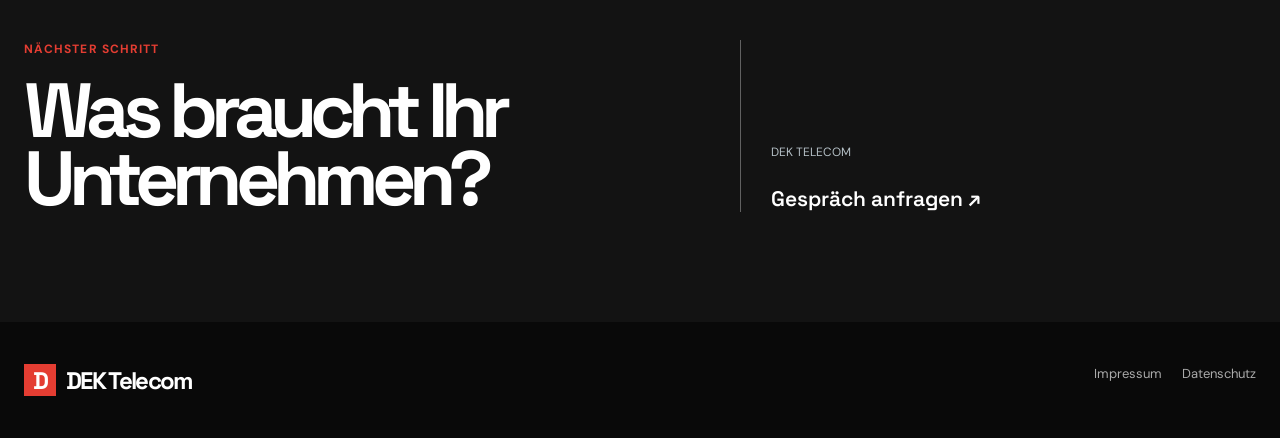
<file: stoerung/index.html>
<!doctype html><html lang="de"><head><meta charset="utf-8"><meta name="viewport" content="width=device-width,initial-scale=1"><title>DEK Telecom — Störung melden</title><link rel="stylesheet" href="../../assets/site.css"><link href="https://fonts.googleapis.com/css2?family=DM+Sans:wght@400;500;600;700&family=Space+Grotesk:wght@500;600;700&display=swap" rel="stylesheet"></head><body><div class="top"><div class="wrap"><span>IT-Systemhaus aus Osnabrück</span><div>0541 33884-0 · info@dek.net</div></div></div><header class="nav"><div class="wrap"><a class="brand" href="../../"><span class="mark">D</span> DEK Telecom</a><nav class="navlinks"><a href="../../leistungen/">Leistungen</a><a href="../../ueber-dek/">Über DEK</a><a href="../../referenzen/">Referenzen</a><a href="../../aktuelles/">Aktuelles</a><a href="../../kontakt/">Kontakt</a></nav><a class="btn" href="../../kontakt/">Projekt starten ↗</a></div></header><main><section class="page-head"><div class="wrap"><p class="eyebrow">DEK TELECOM · LEISTUNGEN</p><h1>Störung melden <span>bei DEK.</span></h1><p>Diese Seite ist der erste strukturelle Entwurf für Störung melden. Die endgültigen Texte, Bilder und Belege werden im nächsten Schritt ergänzt.</p></div></section><section class="section"><div class="wrap"><div class="detail-grid"><div><p class="eyebrow">PLATZHALTER</p><h2>Vier Bereiche. Eine gemeinsame Aufgabe.</h2></div><div><p>DEK verbindet Kommunikation, Infrastruktur, Cloud, Security und Support zu einer verständlichen Gesamtstruktur.</p><a class="btn" href="../../kontakt/">Anforderung besprechen ↗</a></div></div></div></section><section class="section red"><div class="wrap"><div class="cards"><article class="card"><div class="placeholder">ICON / FOTO</div><h3>Kommunikation</h3><p>Telefonie, Teams und Unified Communications.</p></article><article class="card"><div class="placeholder">ICON / FOTO</div><h3>Infrastruktur</h3><p>Netzwerke, Standorte, Server und Cloud.</p></article><article class="card"><div class="placeholder">ICON / FOTO</div><h3>Security</h3><p>Schutz, Awareness und Betrieb.</p></article></div></div></section><section class="contact"><div class="wrap split"><div><p class="eyebrow" style="color:var(--red)">NÄCHSTER SCHRITT</p><h2>Was braucht Ihr Unternehmen?</h2></div><div class="contact-info"><small>DEK TELECOM</small><a href="../../kontakt/">Gespräch anfragen ↗</a></div></div></section></main><footer class="footer"><div class="wrap"><a class="brand" href="../../"><span class="mark">D</span> DEK Telecom</a><div class="footer-links"><a href="../../impressum/">Impressum</a><a href="../../datenschutz/">Datenschutz</a></div></div></footer></body></html>
</file>
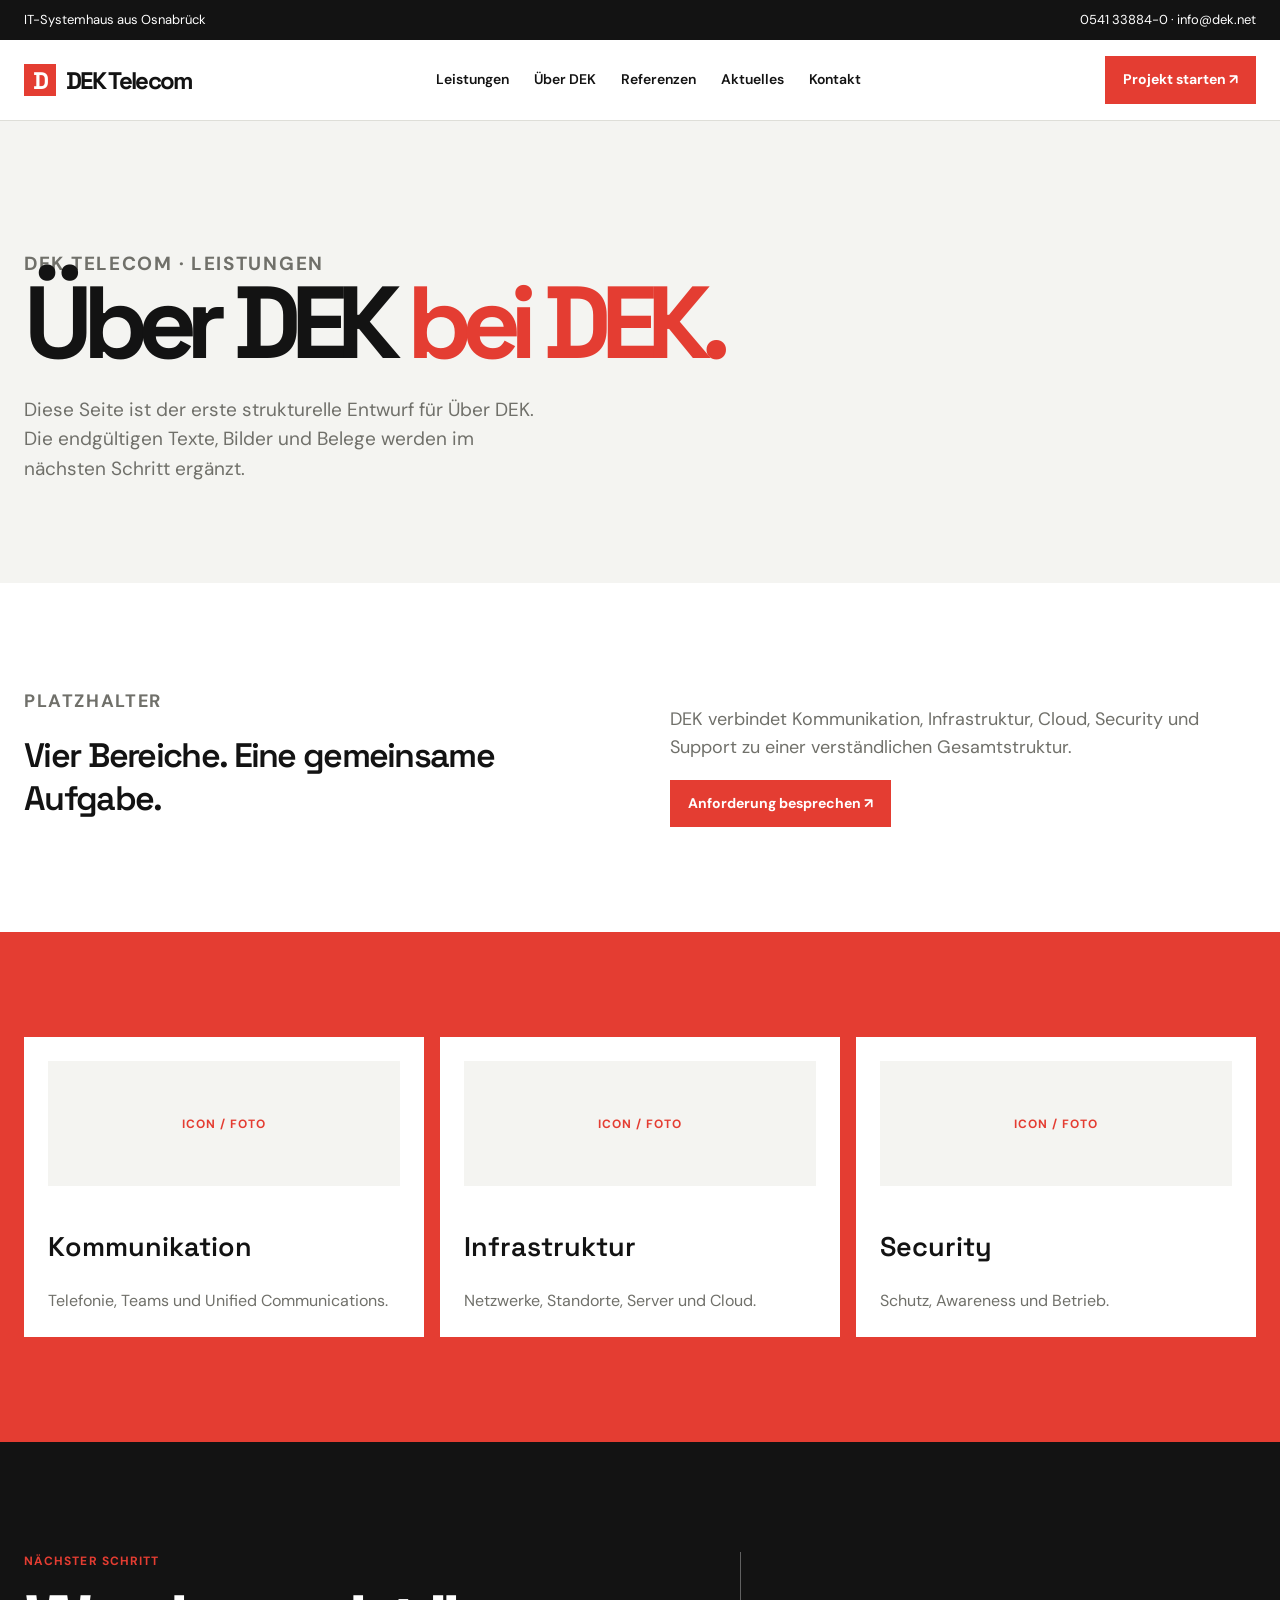
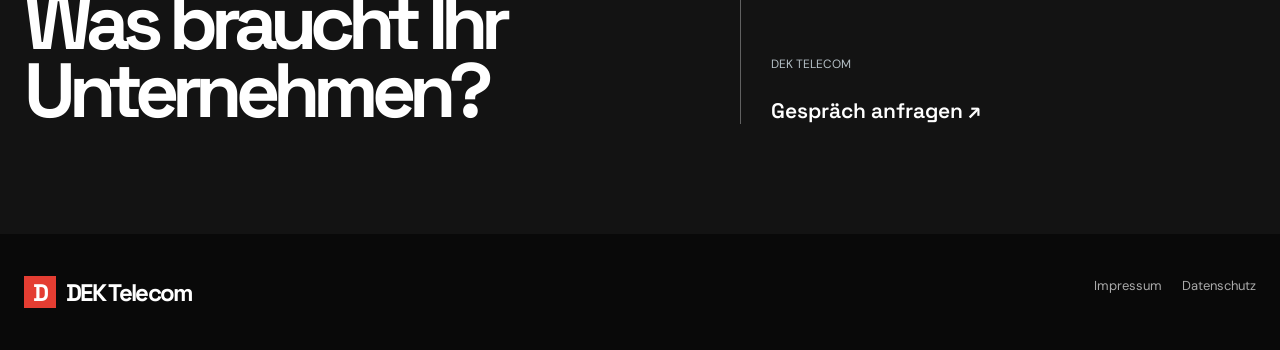
<file: ueber-dek/index.html>
<!doctype html><html lang="de"><head><meta charset="utf-8"><meta name="viewport" content="width=device-width,initial-scale=1"><title>DEK Telecom — Über DEK</title><link rel="stylesheet" href="../../assets/site.css"><link href="https://fonts.googleapis.com/css2?family=DM+Sans:wght@400;500;600;700&family=Space+Grotesk:wght@500;600;700&display=swap" rel="stylesheet"></head><body><div class="top"><div class="wrap"><span>IT-Systemhaus aus Osnabrück</span><div>0541 33884-0 · info@dek.net</div></div></div><header class="nav"><div class="wrap"><a class="brand" href="../../"><span class="mark">D</span> DEK Telecom</a><nav class="navlinks"><a href="../../leistungen/">Leistungen</a><a href="../../ueber-dek/">Über DEK</a><a href="../../referenzen/">Referenzen</a><a href="../../aktuelles/">Aktuelles</a><a href="../../kontakt/">Kontakt</a></nav><a class="btn" href="../../kontakt/">Projekt starten ↗</a></div></header><main><section class="page-head"><div class="wrap"><p class="eyebrow">DEK TELECOM · LEISTUNGEN</p><h1>Über DEK <span>bei DEK.</span></h1><p>Diese Seite ist der erste strukturelle Entwurf für Über DEK. Die endgültigen Texte, Bilder und Belege werden im nächsten Schritt ergänzt.</p></div></section><section class="section"><div class="wrap"><div class="detail-grid"><div><p class="eyebrow">PLATZHALTER</p><h2>Vier Bereiche. Eine gemeinsame Aufgabe.</h2></div><div><p>DEK verbindet Kommunikation, Infrastruktur, Cloud, Security und Support zu einer verständlichen Gesamtstruktur.</p><a class="btn" href="../../kontakt/">Anforderung besprechen ↗</a></div></div></div></section><section class="section red"><div class="wrap"><div class="cards"><article class="card"><div class="placeholder">ICON / FOTO</div><h3>Kommunikation</h3><p>Telefonie, Teams und Unified Communications.</p></article><article class="card"><div class="placeholder">ICON / FOTO</div><h3>Infrastruktur</h3><p>Netzwerke, Standorte, Server und Cloud.</p></article><article class="card"><div class="placeholder">ICON / FOTO</div><h3>Security</h3><p>Schutz, Awareness und Betrieb.</p></article></div></div></section><section class="contact"><div class="wrap split"><div><p class="eyebrow" style="color:var(--red)">NÄCHSTER SCHRITT</p><h2>Was braucht Ihr Unternehmen?</h2></div><div class="contact-info"><small>DEK TELECOM</small><a href="../../kontakt/">Gespräch anfragen ↗</a></div></div></section></main><footer class="footer"><div class="wrap"><a class="brand" href="../../"><span class="mark">D</span> DEK Telecom</a><div class="footer-links"><a href="../../impressum/">Impressum</a><a href="../../datenschutz/">Datenschutz</a></div></div></footer></body></html>
</file>
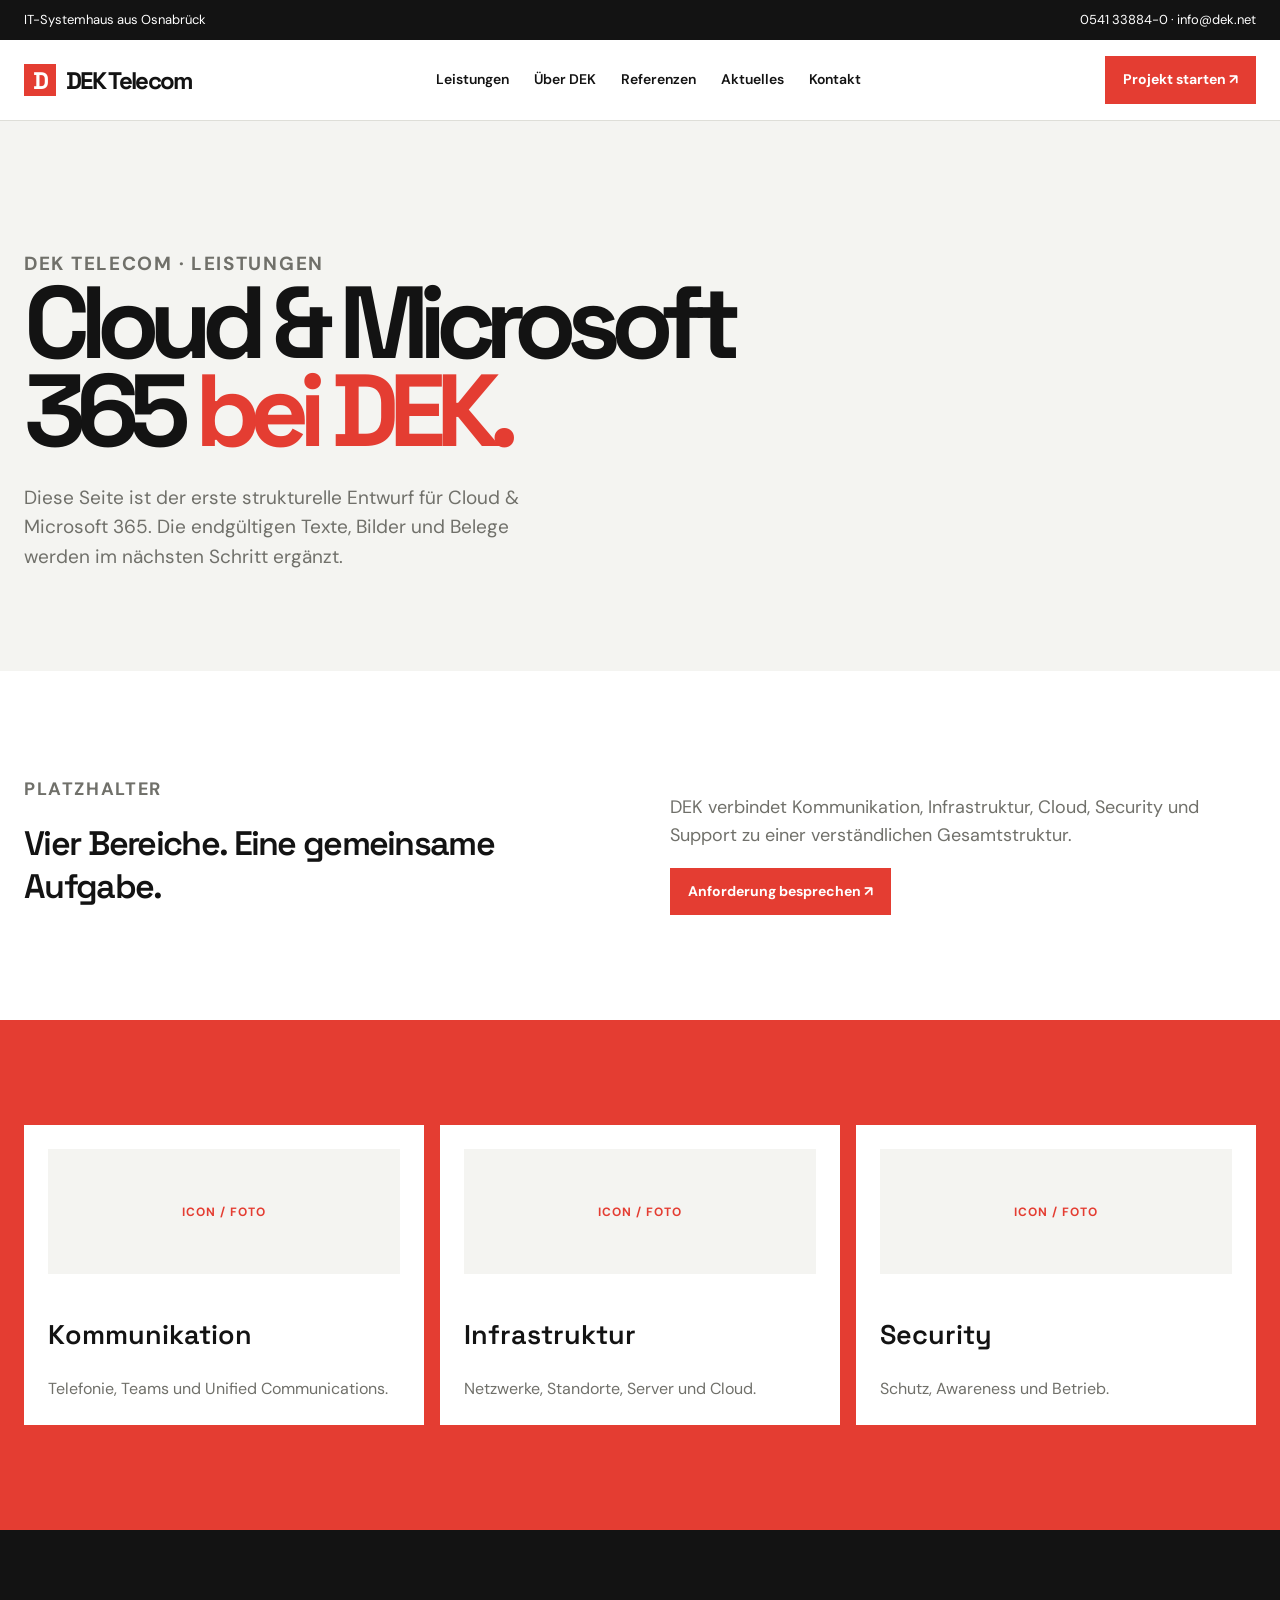
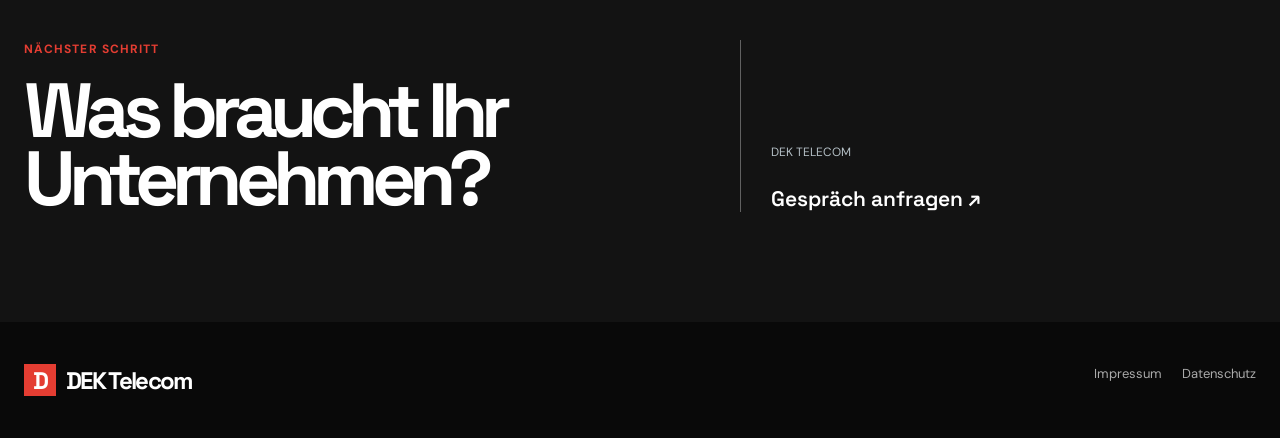
<file: leistungen/cloud/index.html>
<!doctype html><html lang="de"><head><meta charset="utf-8"><meta name="viewport" content="width=device-width,initial-scale=1"><title>DEK Telecom — Cloud & Microsoft 365</title><link rel="stylesheet" href="../../assets/site.css"><link href="https://fonts.googleapis.com/css2?family=DM+Sans:wght@400;500;600;700&family=Space+Grotesk:wght@500;600;700&display=swap" rel="stylesheet"></head><body><div class="top"><div class="wrap"><span>IT-Systemhaus aus Osnabrück</span><div>0541 33884-0 · info@dek.net</div></div></div><header class="nav"><div class="wrap"><a class="brand" href="../../"><span class="mark">D</span> DEK Telecom</a><nav class="navlinks"><a href="../../leistungen/">Leistungen</a><a href="../../ueber-dek/">Über DEK</a><a href="../../referenzen/">Referenzen</a><a href="../../aktuelles/">Aktuelles</a><a href="../../kontakt/">Kontakt</a></nav><a class="btn" href="../../kontakt/">Projekt starten ↗</a></div></header><main><section class="page-head"><div class="wrap"><p class="eyebrow">DEK TELECOM · LEISTUNGEN</p><h1>Cloud & Microsoft 365 <span>bei DEK.</span></h1><p>Diese Seite ist der erste strukturelle Entwurf für Cloud & Microsoft 365. Die endgültigen Texte, Bilder und Belege werden im nächsten Schritt ergänzt.</p></div></section><section class="section"><div class="wrap"><div class="detail-grid"><div><p class="eyebrow">PLATZHALTER</p><h2>Vier Bereiche. Eine gemeinsame Aufgabe.</h2></div><div><p>DEK verbindet Kommunikation, Infrastruktur, Cloud, Security und Support zu einer verständlichen Gesamtstruktur.</p><a class="btn" href="../../kontakt/">Anforderung besprechen ↗</a></div></div></div></section><section class="section red"><div class="wrap"><div class="cards"><article class="card"><div class="placeholder">ICON / FOTO</div><h3>Kommunikation</h3><p>Telefonie, Teams und Unified Communications.</p></article><article class="card"><div class="placeholder">ICON / FOTO</div><h3>Infrastruktur</h3><p>Netzwerke, Standorte, Server und Cloud.</p></article><article class="card"><div class="placeholder">ICON / FOTO</div><h3>Security</h3><p>Schutz, Awareness und Betrieb.</p></article></div></div></section><section class="contact"><div class="wrap split"><div><p class="eyebrow" style="color:var(--red)">NÄCHSTER SCHRITT</p><h2>Was braucht Ihr Unternehmen?</h2></div><div class="contact-info"><small>DEK TELECOM</small><a href="../../kontakt/">Gespräch anfragen ↗</a></div></div></section></main><footer class="footer"><div class="wrap"><a class="brand" href="../../"><span class="mark">D</span> DEK Telecom</a><div class="footer-links"><a href="../../impressum/">Impressum</a><a href="../../datenschutz/">Datenschutz</a></div></div></footer></body></html>
</file>
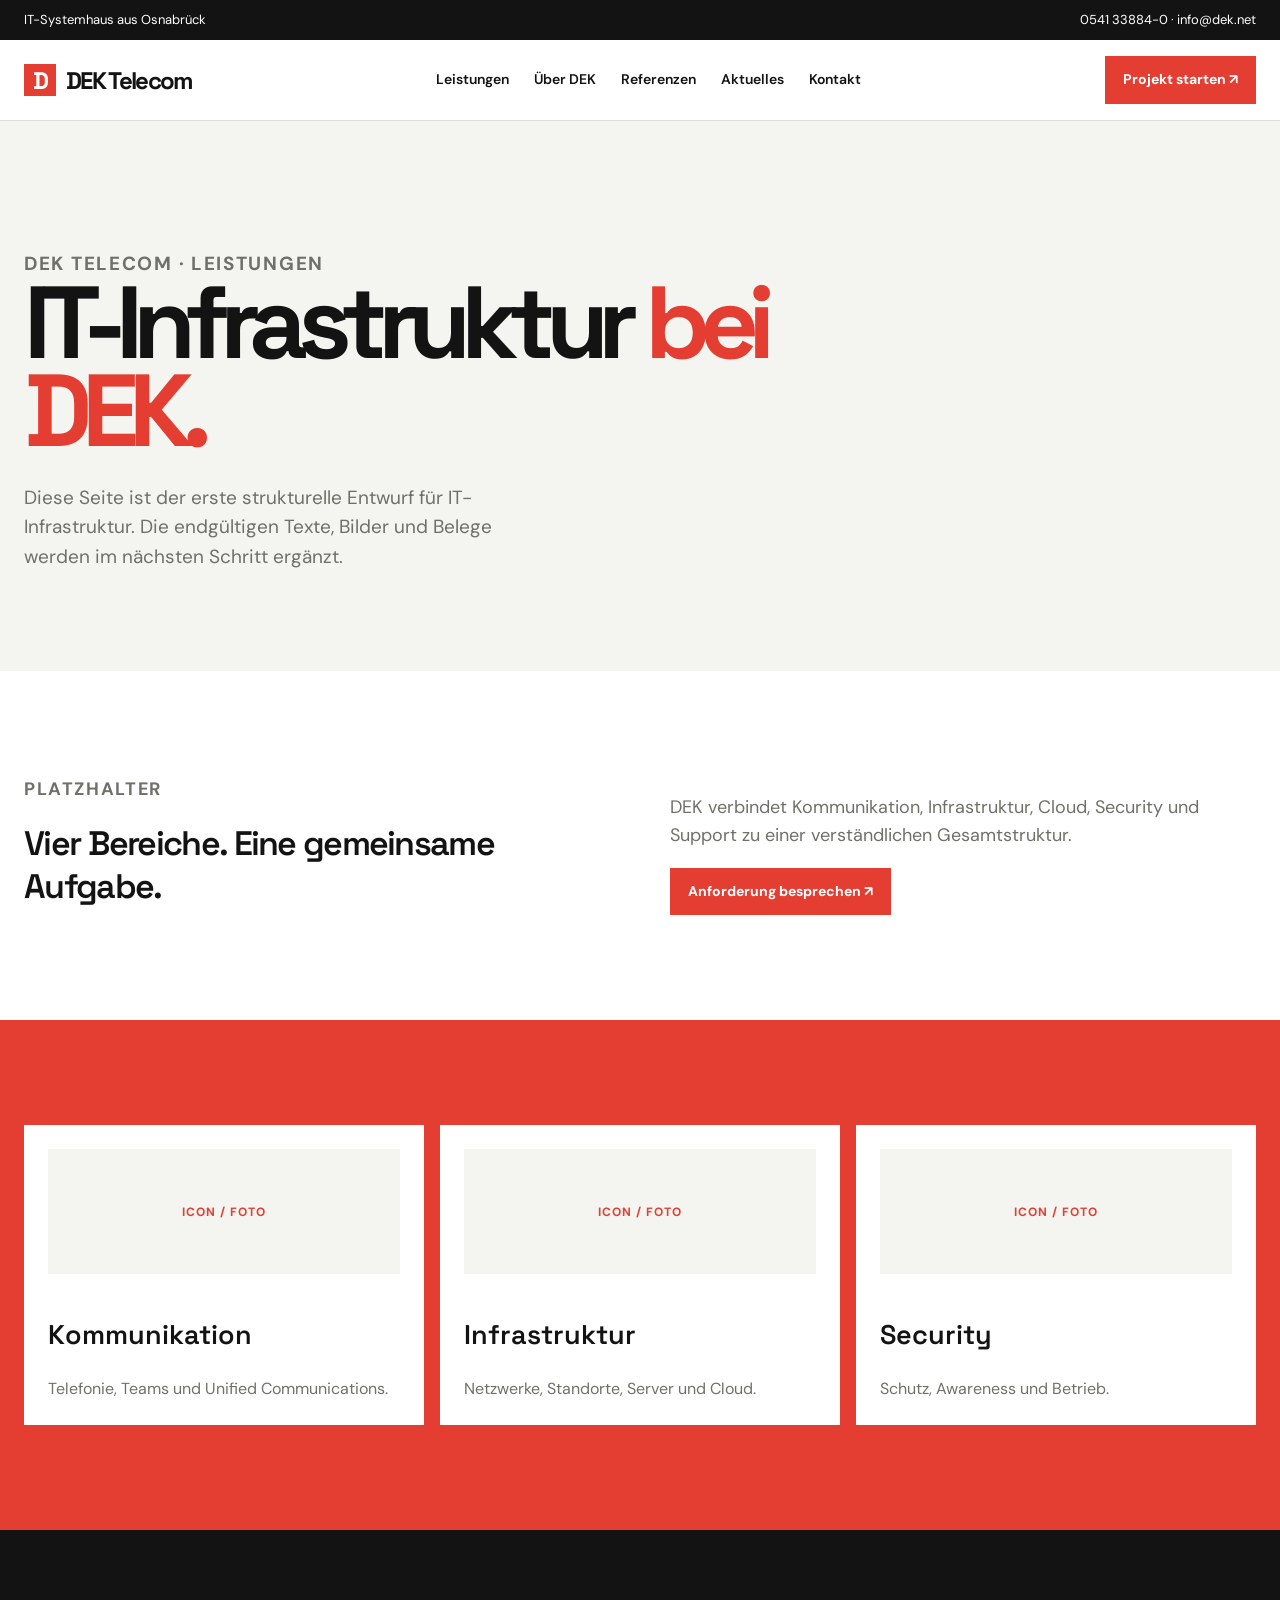
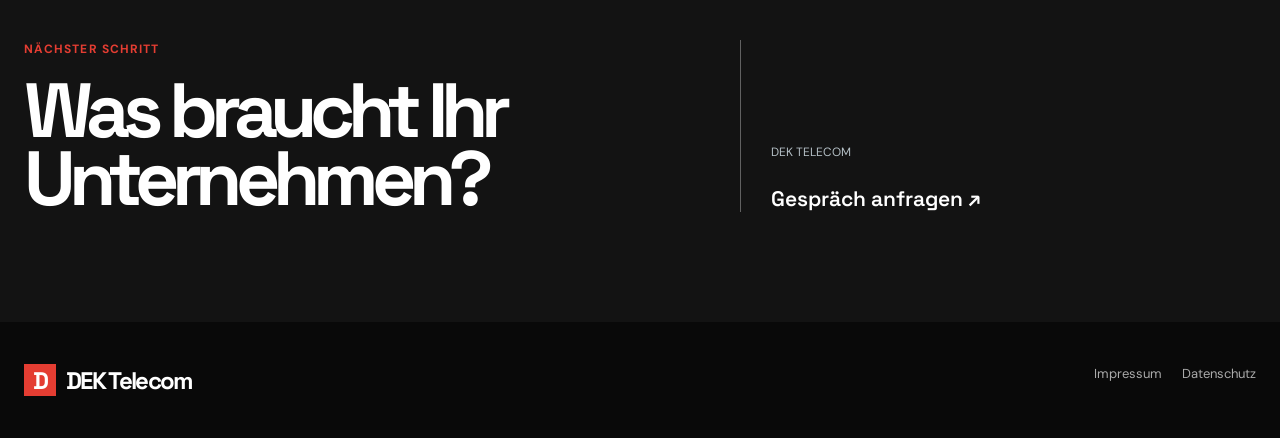
<file: leistungen/infrastruktur/index.html>
<!doctype html><html lang="de"><head><meta charset="utf-8"><meta name="viewport" content="width=device-width,initial-scale=1"><title>DEK Telecom — IT-Infrastruktur</title><link rel="stylesheet" href="../../assets/site.css"><link href="https://fonts.googleapis.com/css2?family=DM+Sans:wght@400;500;600;700&family=Space+Grotesk:wght@500;600;700&display=swap" rel="stylesheet"></head><body><div class="top"><div class="wrap"><span>IT-Systemhaus aus Osnabrück</span><div>0541 33884-0 · info@dek.net</div></div></div><header class="nav"><div class="wrap"><a class="brand" href="../../"><span class="mark">D</span> DEK Telecom</a><nav class="navlinks"><a href="../../leistungen/">Leistungen</a><a href="../../ueber-dek/">Über DEK</a><a href="../../referenzen/">Referenzen</a><a href="../../aktuelles/">Aktuelles</a><a href="../../kontakt/">Kontakt</a></nav><a class="btn" href="../../kontakt/">Projekt starten ↗</a></div></header><main><section class="page-head"><div class="wrap"><p class="eyebrow">DEK TELECOM · LEISTUNGEN</p><h1>IT-Infrastruktur <span>bei DEK.</span></h1><p>Diese Seite ist der erste strukturelle Entwurf für IT-Infrastruktur. Die endgültigen Texte, Bilder und Belege werden im nächsten Schritt ergänzt.</p></div></section><section class="section"><div class="wrap"><div class="detail-grid"><div><p class="eyebrow">PLATZHALTER</p><h2>Vier Bereiche. Eine gemeinsame Aufgabe.</h2></div><div><p>DEK verbindet Kommunikation, Infrastruktur, Cloud, Security und Support zu einer verständlichen Gesamtstruktur.</p><a class="btn" href="../../kontakt/">Anforderung besprechen ↗</a></div></div></div></section><section class="section red"><div class="wrap"><div class="cards"><article class="card"><div class="placeholder">ICON / FOTO</div><h3>Kommunikation</h3><p>Telefonie, Teams und Unified Communications.</p></article><article class="card"><div class="placeholder">ICON / FOTO</div><h3>Infrastruktur</h3><p>Netzwerke, Standorte, Server und Cloud.</p></article><article class="card"><div class="placeholder">ICON / FOTO</div><h3>Security</h3><p>Schutz, Awareness und Betrieb.</p></article></div></div></section><section class="contact"><div class="wrap split"><div><p class="eyebrow" style="color:var(--red)">NÄCHSTER SCHRITT</p><h2>Was braucht Ihr Unternehmen?</h2></div><div class="contact-info"><small>DEK TELECOM</small><a href="../../kontakt/">Gespräch anfragen ↗</a></div></div></section></main><footer class="footer"><div class="wrap"><a class="brand" href="../../"><span class="mark">D</span> DEK Telecom</a><div class="footer-links"><a href="../../impressum/">Impressum</a><a href="../../datenschutz/">Datenschutz</a></div></div></footer></body></html>
</file>
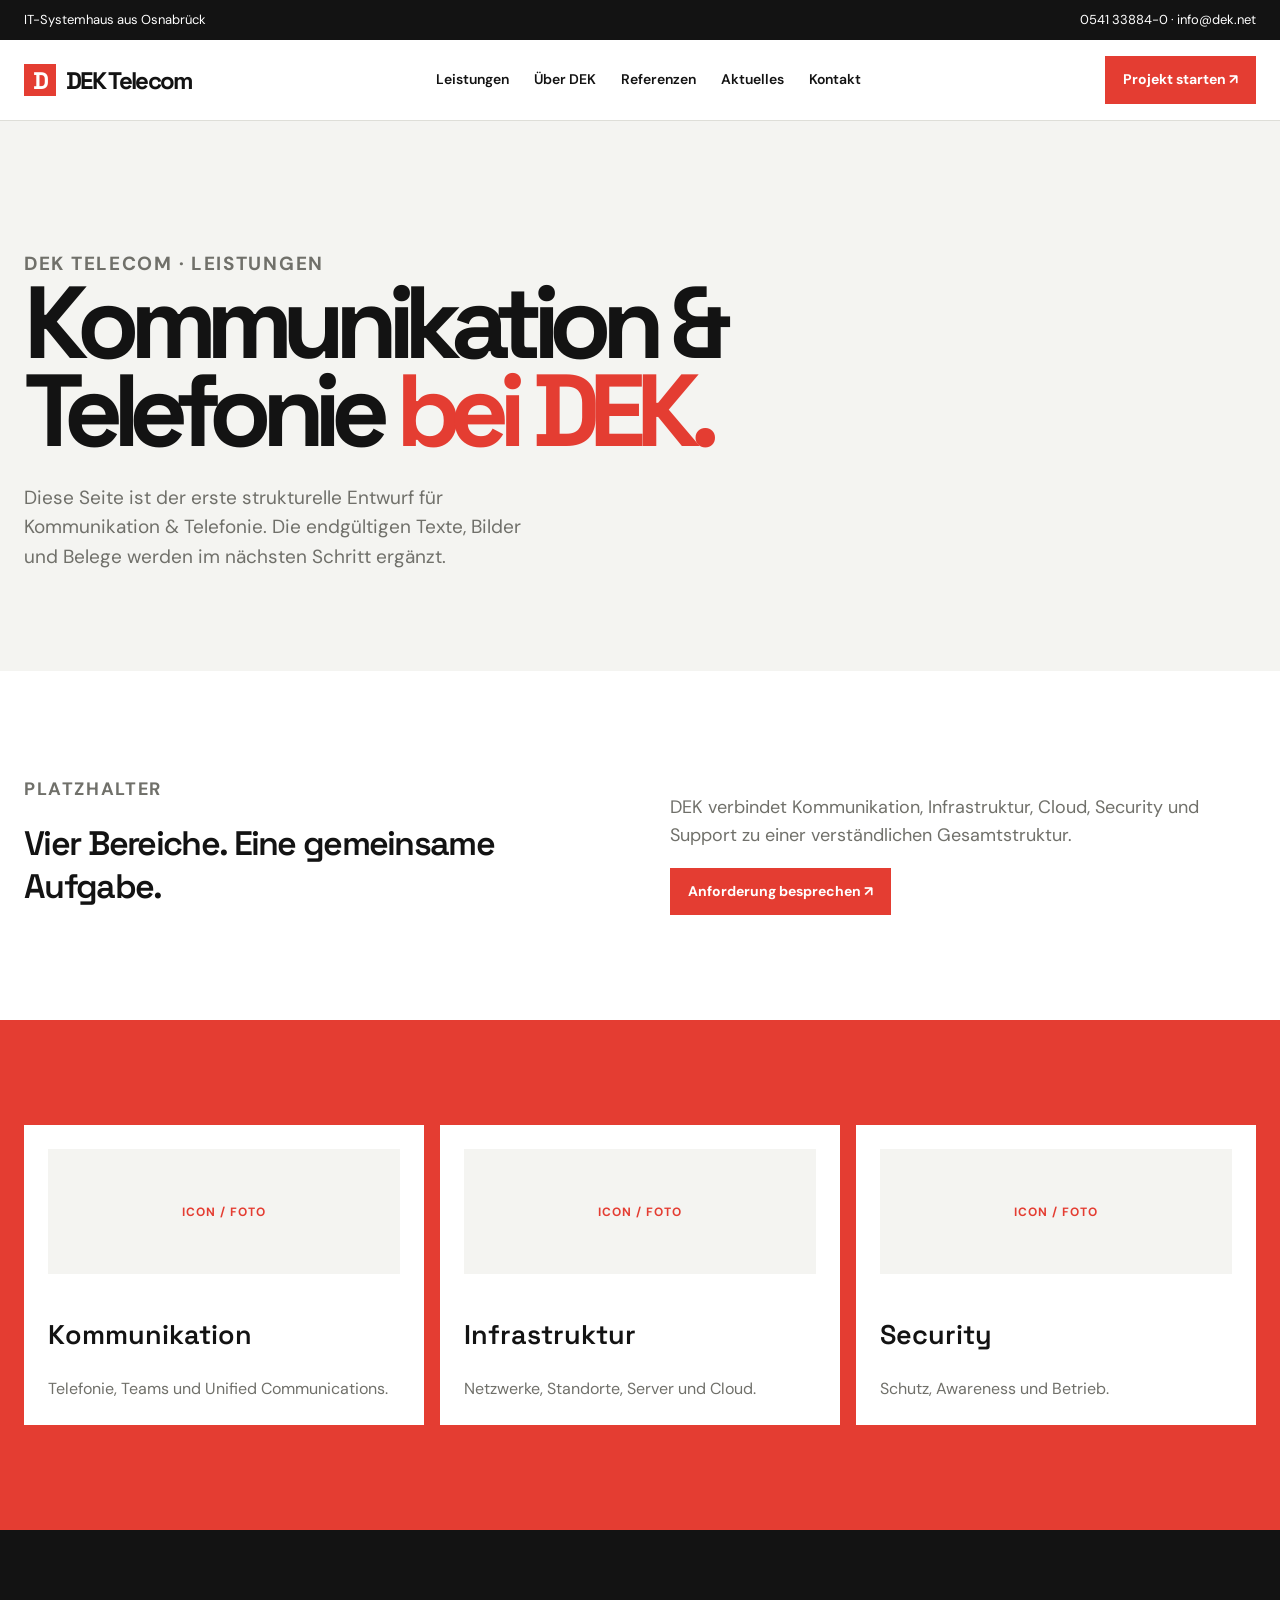
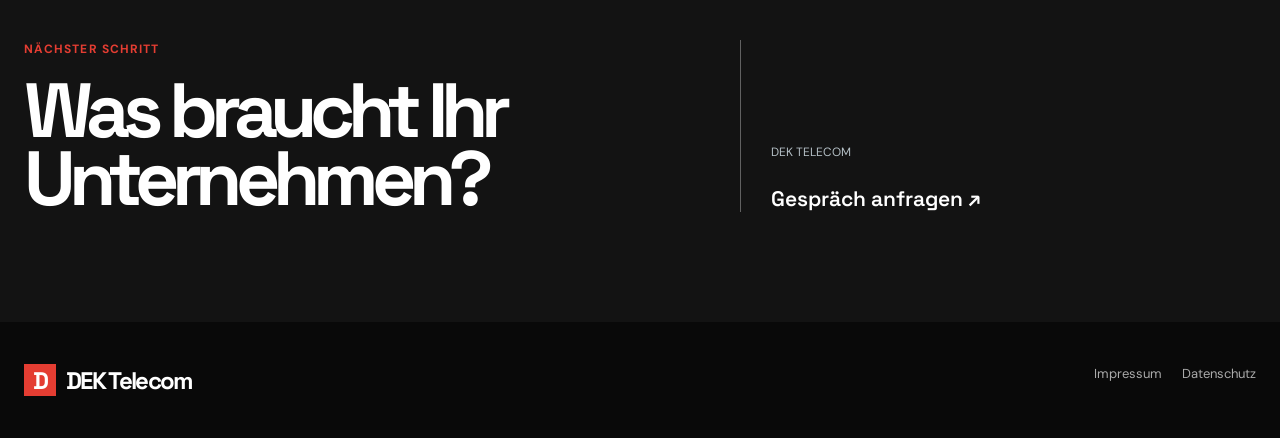
<file: leistungen/kommunikation/index.html>
<!doctype html><html lang="de"><head><meta charset="utf-8"><meta name="viewport" content="width=device-width,initial-scale=1"><title>DEK Telecom — Kommunikation & Telefonie</title><link rel="stylesheet" href="../../assets/site.css"><link href="https://fonts.googleapis.com/css2?family=DM+Sans:wght@400;500;600;700&family=Space+Grotesk:wght@500;600;700&display=swap" rel="stylesheet"></head><body><div class="top"><div class="wrap"><span>IT-Systemhaus aus Osnabrück</span><div>0541 33884-0 · info@dek.net</div></div></div><header class="nav"><div class="wrap"><a class="brand" href="../../"><span class="mark">D</span> DEK Telecom</a><nav class="navlinks"><a href="../../leistungen/">Leistungen</a><a href="../../ueber-dek/">Über DEK</a><a href="../../referenzen/">Referenzen</a><a href="../../aktuelles/">Aktuelles</a><a href="../../kontakt/">Kontakt</a></nav><a class="btn" href="../../kontakt/">Projekt starten ↗</a></div></header><main><section class="page-head"><div class="wrap"><p class="eyebrow">DEK TELECOM · LEISTUNGEN</p><h1>Kommunikation & Telefonie <span>bei DEK.</span></h1><p>Diese Seite ist der erste strukturelle Entwurf für Kommunikation & Telefonie. Die endgültigen Texte, Bilder und Belege werden im nächsten Schritt ergänzt.</p></div></section><section class="section"><div class="wrap"><div class="detail-grid"><div><p class="eyebrow">PLATZHALTER</p><h2>Vier Bereiche. Eine gemeinsame Aufgabe.</h2></div><div><p>DEK verbindet Kommunikation, Infrastruktur, Cloud, Security und Support zu einer verständlichen Gesamtstruktur.</p><a class="btn" href="../../kontakt/">Anforderung besprechen ↗</a></div></div></div></section><section class="section red"><div class="wrap"><div class="cards"><article class="card"><div class="placeholder">ICON / FOTO</div><h3>Kommunikation</h3><p>Telefonie, Teams und Unified Communications.</p></article><article class="card"><div class="placeholder">ICON / FOTO</div><h3>Infrastruktur</h3><p>Netzwerke, Standorte, Server und Cloud.</p></article><article class="card"><div class="placeholder">ICON / FOTO</div><h3>Security</h3><p>Schutz, Awareness und Betrieb.</p></article></div></div></section><section class="contact"><div class="wrap split"><div><p class="eyebrow" style="color:var(--red)">NÄCHSTER SCHRITT</p><h2>Was braucht Ihr Unternehmen?</h2></div><div class="contact-info"><small>DEK TELECOM</small><a href="../../kontakt/">Gespräch anfragen ↗</a></div></div></section></main><footer class="footer"><div class="wrap"><a class="brand" href="../../"><span class="mark">D</span> DEK Telecom</a><div class="footer-links"><a href="../../impressum/">Impressum</a><a href="../../datenschutz/">Datenschutz</a></div></div></footer></body></html>
</file>
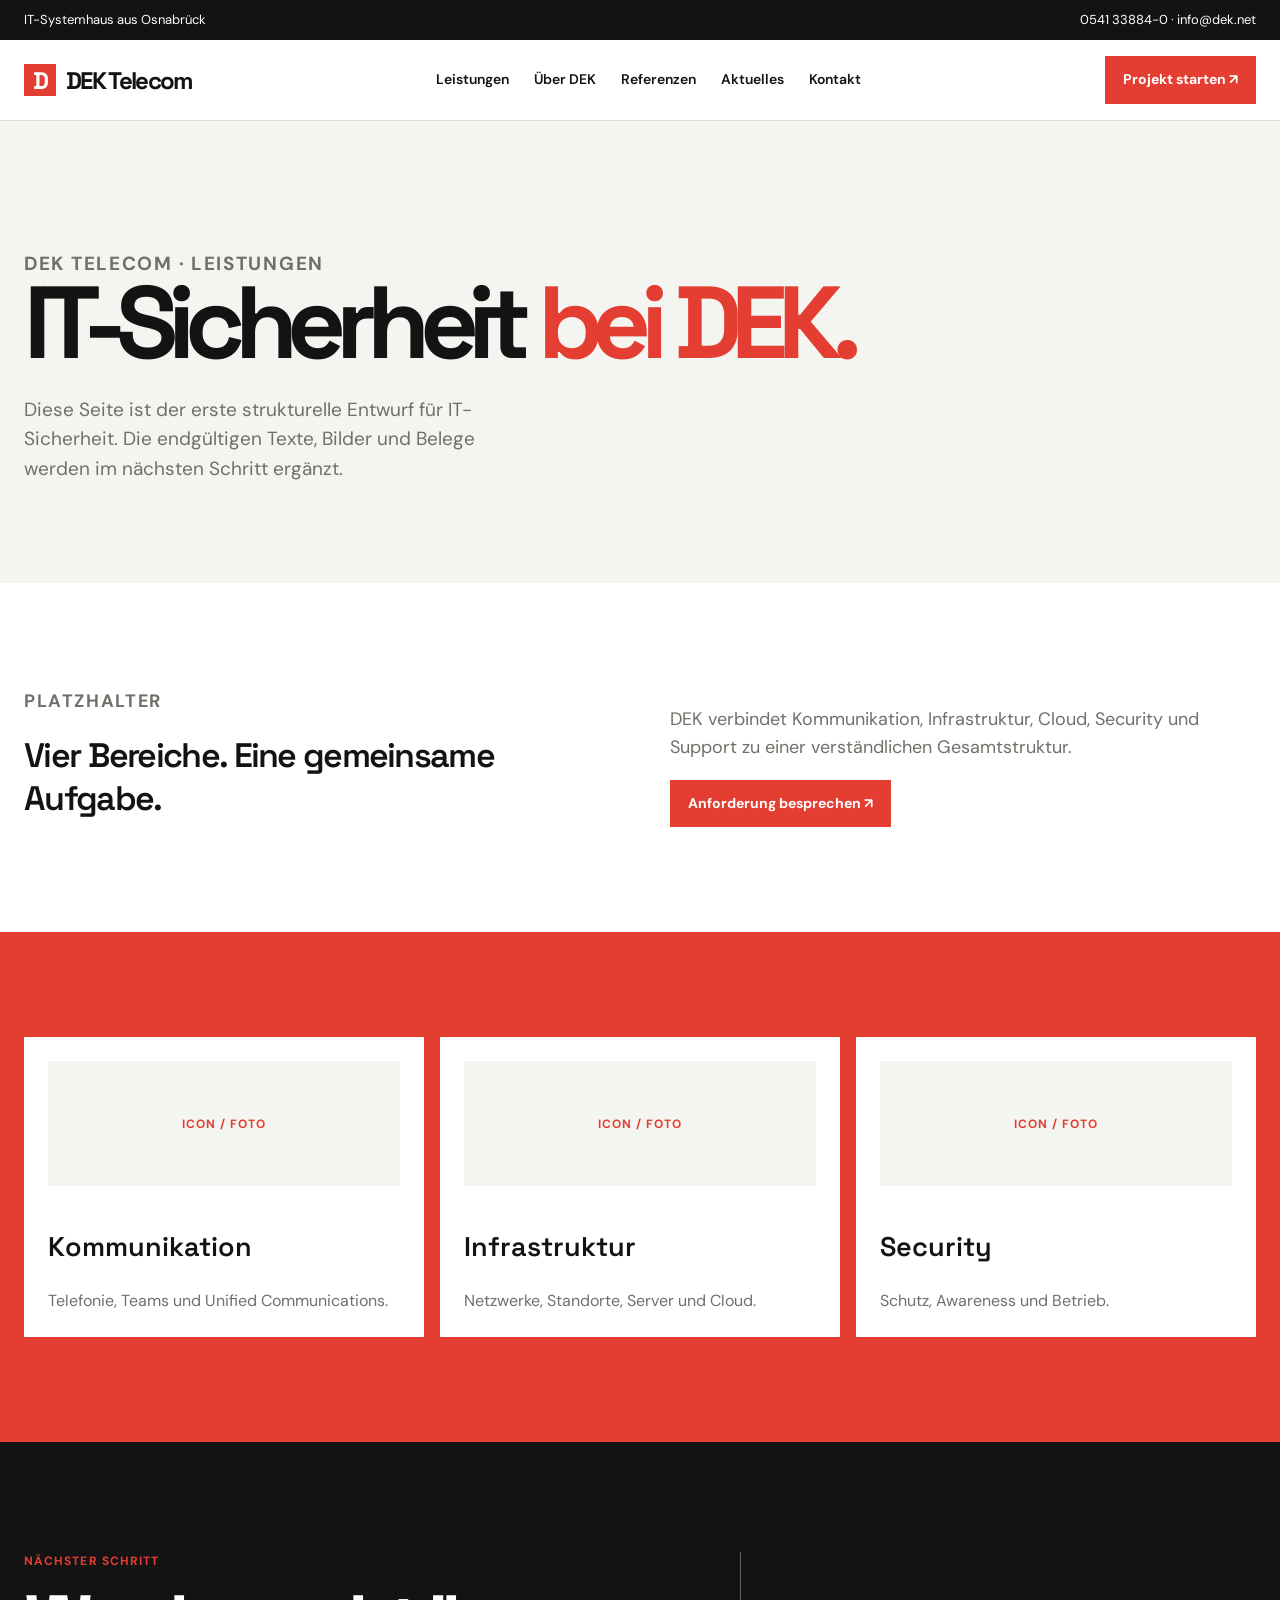
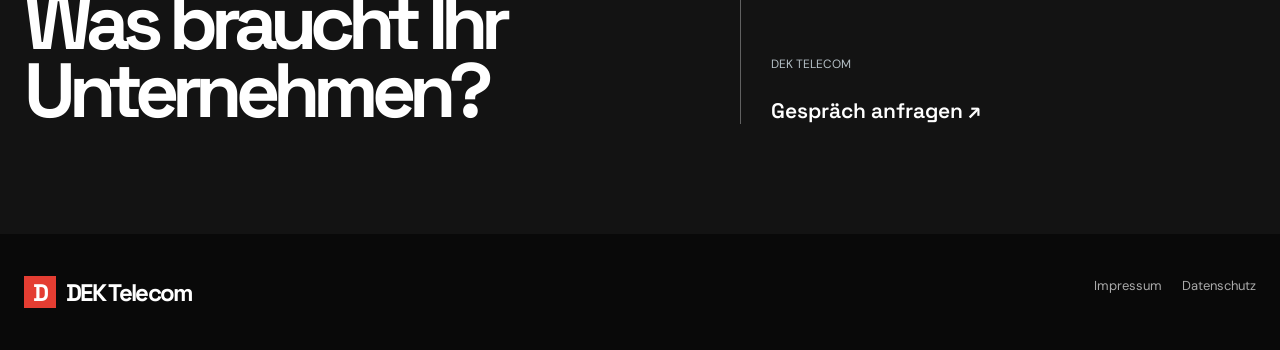
<file: leistungen/security/index.html>
<!doctype html><html lang="de"><head><meta charset="utf-8"><meta name="viewport" content="width=device-width,initial-scale=1"><title>DEK Telecom — IT-Sicherheit</title><link rel="stylesheet" href="../../assets/site.css"><link href="https://fonts.googleapis.com/css2?family=DM+Sans:wght@400;500;600;700&family=Space+Grotesk:wght@500;600;700&display=swap" rel="stylesheet"></head><body><div class="top"><div class="wrap"><span>IT-Systemhaus aus Osnabrück</span><div>0541 33884-0 · info@dek.net</div></div></div><header class="nav"><div class="wrap"><a class="brand" href="../../"><span class="mark">D</span> DEK Telecom</a><nav class="navlinks"><a href="../../leistungen/">Leistungen</a><a href="../../ueber-dek/">Über DEK</a><a href="../../referenzen/">Referenzen</a><a href="../../aktuelles/">Aktuelles</a><a href="../../kontakt/">Kontakt</a></nav><a class="btn" href="../../kontakt/">Projekt starten ↗</a></div></header><main><section class="page-head"><div class="wrap"><p class="eyebrow">DEK TELECOM · LEISTUNGEN</p><h1>IT-Sicherheit <span>bei DEK.</span></h1><p>Diese Seite ist der erste strukturelle Entwurf für IT-Sicherheit. Die endgültigen Texte, Bilder und Belege werden im nächsten Schritt ergänzt.</p></div></section><section class="section"><div class="wrap"><div class="detail-grid"><div><p class="eyebrow">PLATZHALTER</p><h2>Vier Bereiche. Eine gemeinsame Aufgabe.</h2></div><div><p>DEK verbindet Kommunikation, Infrastruktur, Cloud, Security und Support zu einer verständlichen Gesamtstruktur.</p><a class="btn" href="../../kontakt/">Anforderung besprechen ↗</a></div></div></div></section><section class="section red"><div class="wrap"><div class="cards"><article class="card"><div class="placeholder">ICON / FOTO</div><h3>Kommunikation</h3><p>Telefonie, Teams und Unified Communications.</p></article><article class="card"><div class="placeholder">ICON / FOTO</div><h3>Infrastruktur</h3><p>Netzwerke, Standorte, Server und Cloud.</p></article><article class="card"><div class="placeholder">ICON / FOTO</div><h3>Security</h3><p>Schutz, Awareness und Betrieb.</p></article></div></div></section><section class="contact"><div class="wrap split"><div><p class="eyebrow" style="color:var(--red)">NÄCHSTER SCHRITT</p><h2>Was braucht Ihr Unternehmen?</h2></div><div class="contact-info"><small>DEK TELECOM</small><a href="../../kontakt/">Gespräch anfragen ↗</a></div></div></section></main><footer class="footer"><div class="wrap"><a class="brand" href="../../"><span class="mark">D</span> DEK Telecom</a><div class="footer-links"><a href="../../impressum/">Impressum</a><a href="../../datenschutz/">Datenschutz</a></div></div></footer></body></html>
</file>
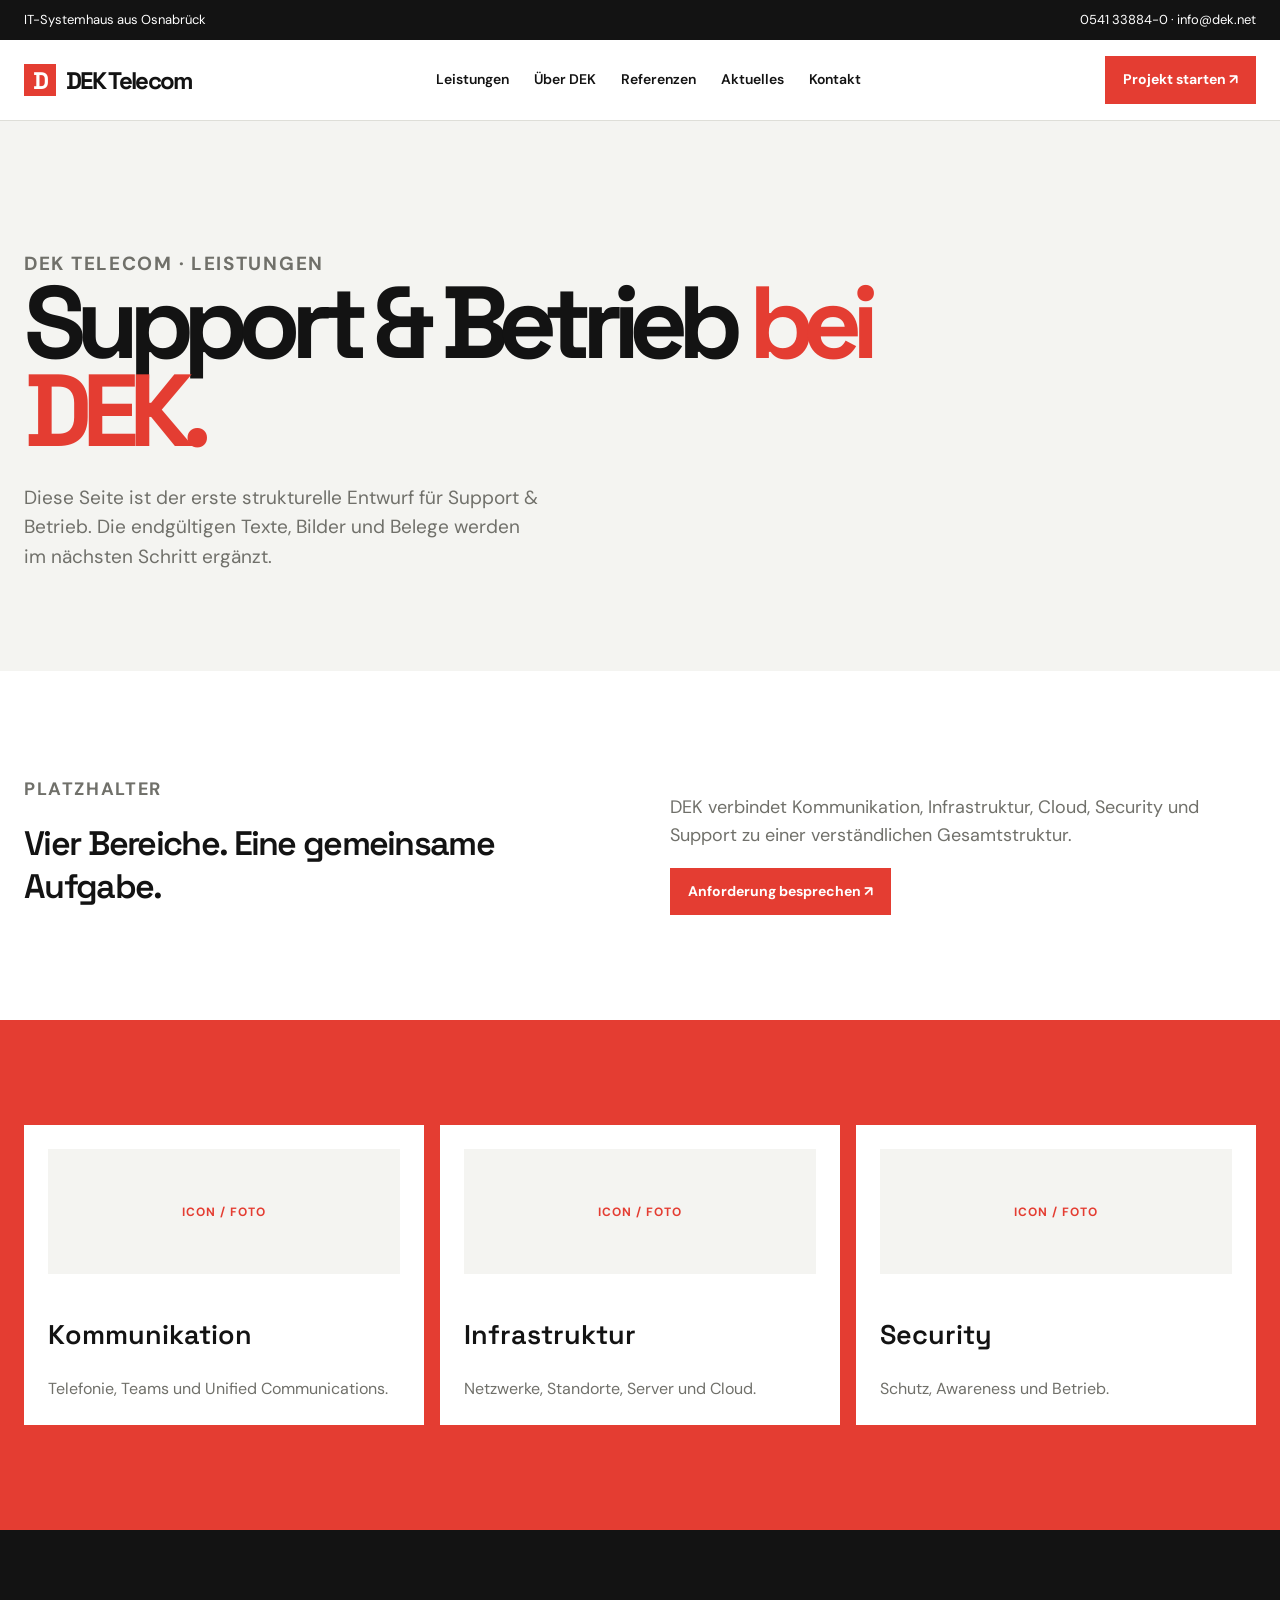
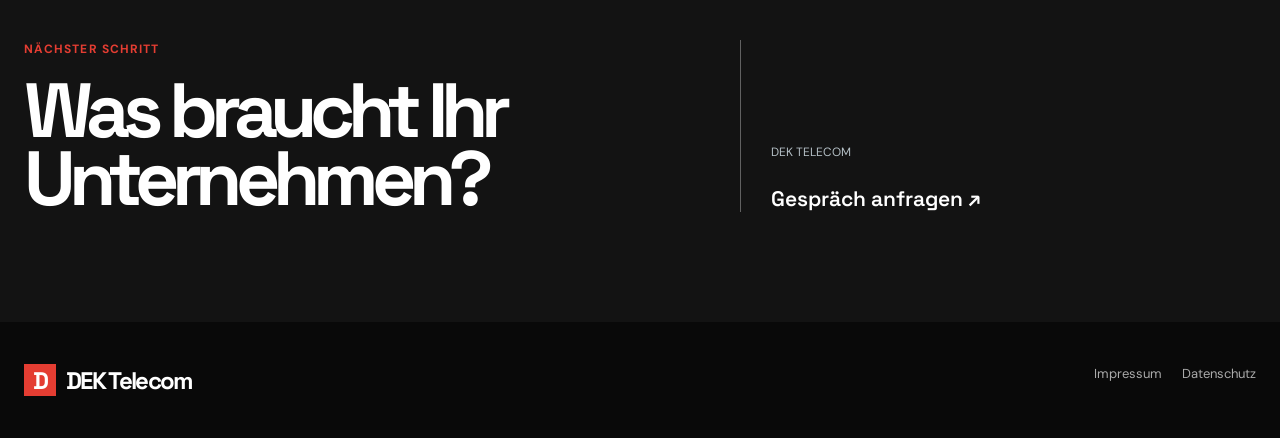
<file: leistungen/support/index.html>
<!doctype html><html lang="de"><head><meta charset="utf-8"><meta name="viewport" content="width=device-width,initial-scale=1"><title>DEK Telecom — Support & Betrieb</title><link rel="stylesheet" href="../../assets/site.css"><link href="https://fonts.googleapis.com/css2?family=DM+Sans:wght@400;500;600;700&family=Space+Grotesk:wght@500;600;700&display=swap" rel="stylesheet"></head><body><div class="top"><div class="wrap"><span>IT-Systemhaus aus Osnabrück</span><div>0541 33884-0 · info@dek.net</div></div></div><header class="nav"><div class="wrap"><a class="brand" href="../../"><span class="mark">D</span> DEK Telecom</a><nav class="navlinks"><a href="../../leistungen/">Leistungen</a><a href="../../ueber-dek/">Über DEK</a><a href="../../referenzen/">Referenzen</a><a href="../../aktuelles/">Aktuelles</a><a href="../../kontakt/">Kontakt</a></nav><a class="btn" href="../../kontakt/">Projekt starten ↗</a></div></header><main><section class="page-head"><div class="wrap"><p class="eyebrow">DEK TELECOM · LEISTUNGEN</p><h1>Support & Betrieb <span>bei DEK.</span></h1><p>Diese Seite ist der erste strukturelle Entwurf für Support & Betrieb. Die endgültigen Texte, Bilder und Belege werden im nächsten Schritt ergänzt.</p></div></section><section class="section"><div class="wrap"><div class="detail-grid"><div><p class="eyebrow">PLATZHALTER</p><h2>Vier Bereiche. Eine gemeinsame Aufgabe.</h2></div><div><p>DEK verbindet Kommunikation, Infrastruktur, Cloud, Security und Support zu einer verständlichen Gesamtstruktur.</p><a class="btn" href="../../kontakt/">Anforderung besprechen ↗</a></div></div></div></section><section class="section red"><div class="wrap"><div class="cards"><article class="card"><div class="placeholder">ICON / FOTO</div><h3>Kommunikation</h3><p>Telefonie, Teams und Unified Communications.</p></article><article class="card"><div class="placeholder">ICON / FOTO</div><h3>Infrastruktur</h3><p>Netzwerke, Standorte, Server und Cloud.</p></article><article class="card"><div class="placeholder">ICON / FOTO</div><h3>Security</h3><p>Schutz, Awareness und Betrieb.</p></article></div></div></section><section class="contact"><div class="wrap split"><div><p class="eyebrow" style="color:var(--red)">NÄCHSTER SCHRITT</p><h2>Was braucht Ihr Unternehmen?</h2></div><div class="contact-info"><small>DEK TELECOM</small><a href="../../kontakt/">Gespräch anfragen ↗</a></div></div></section></main><footer class="footer"><div class="wrap"><a class="brand" href="../../"><span class="mark">D</span> DEK Telecom</a><div class="footer-links"><a href="../../impressum/">Impressum</a><a href="../../datenschutz/">Datenschutz</a></div></div></footer></body></html>
</file>
<file: assets/site.css>
:root{--red:#e43d32;--red-dark:#b92b24;--ink:#131313;--soft:#f4f4f1;--muted:#70706a;--line:#deded8;--white:#fff}*{box-sizing:border-box}html{scroll-behavior:smooth}body{margin:0;color:var(--ink);background:var(--white);font:16px/1.55 'DM Sans',sans-serif}a{color:inherit;text-decoration:none}.wrap{width:min(1240px,calc(100% - 48px));margin:auto}.skip{position:absolute;left:-999px}.skip:focus{left:16px;top:16px;background:#fff;padding:12px;z-index:20}.top{background:var(--ink);color:#fff;font-size:13px}.top .wrap{display:flex;justify-content:space-between;padding:10px 0}.nav{position:sticky;top:0;z-index:10;background:#fffffff2;border-bottom:1px solid var(--line);backdrop-filter:blur(12px)}.nav .wrap{height:80px;display:flex;align-items:center;justify-content:space-between}.brand{font:700 24px 'Space Grotesk';letter-spacing:-.07em;display:flex;gap:10px;align-items:center}.mark{width:32px;height:32px;background:var(--red);color:#fff;display:grid;place-items:center}.navlinks{display:flex;gap:25px;font-size:14px;font-weight:600}.navlinks a:hover{color:var(--red)}.btn{display:inline-flex;align-items:center;gap:10px;background:var(--red);color:#fff;padding:13px 18px;font-weight:700;font-size:14px}.btn:hover{background:var(--red-dark)}.hero{background:var(--soft);padding:92px 0 0}.hero-grid{display:grid;grid-template-columns:1fr 1fr;gap:65px;align-items:end}.eyebrow{color:var(--red);font-size:12px;font-weight:700;letter-spacing:.09em;margin:0 0 18px}.hero h1,.page-head h1{font:700 clamp(54px,8vw,112px)/.86 'Space Grotesk';letter-spacing:-.1em;margin:0;max-width:850px}.hero h1 span,.page-head h1 span{color:var(--red)}.hero p{font-size:19px;max-width:470px;color:var(--muted);margin:28px 0 30px}.hero-art{height:460px;background:linear-gradient(135deg,#cfcfc8,#e43d32);display:grid;place-items:center;color:#fff;font:700 18px 'Space Grotesk';letter-spacing:.08em}.ticker{background:var(--red);color:#fff;white-space:nowrap;overflow:hidden}.ticker .wrap{display:flex;gap:34px;padding:15px 0;font:600 15px 'Space Grotesk'}.lead{padding:105px 0}.split{display:grid;grid-template-columns:1.1fr .9fr;gap:85px}.lead h2,.section h2{font:700 clamp(42px,6vw,78px)/.9 'Space Grotesk';letter-spacing:-.085em;margin:0;max-width:850px}.lead p,.intro{font-size:19px;color:var(--muted);max-width:430px;margin:0}.section{padding:105px 0}.section-head{display:flex;justify-content:space-between;gap:40px;align-items:end;margin-bottom:55px}.service-list{border-top:1px solid var(--ink)}.service{display:grid;grid-template-columns:55px 1fr 1fr 45px;gap:25px;align-items:center;border-bottom:1px solid var(--line);padding:28px 0;transition:.2s}.service:hover{padding-left:14px;background:var(--soft)}.service small{color:var(--red);font-weight:700}.service h3{font:600 31px 'Space Grotesk';margin:0}.service p{margin:0;color:var(--muted)}.circle{width:38px;height:38px;border:1px solid var(--ink);border-radius:50%;display:grid;place-items:center}.red{background:var(--red);color:#fff}.red .intro{color:#ffe4e0}.cards{display:grid;grid-template-columns:repeat(3,1fr);gap:16px}.card{background:#fff;color:var(--ink);padding:24px;min-height:300px;display:flex;flex-direction:column;justify-content:space-between}.placeholder{height:125px;background:var(--soft);display:grid;place-items:center;color:var(--red);font-size:12px;font-weight:700;letter-spacing:.08em}.card h3{font:600 27px 'Space Grotesk';margin:25px 0 8px}.card p{color:var(--muted);margin:0}.steps{display:grid;grid-template-columns:repeat(4,1fr);gap:28px}.step{border-top:2px solid var(--red);padding-top:16px}.step b{color:var(--red);font-size:13px}.step h3{font:600 23px 'Space Grotesk';margin:34px 0 9px}.step p{margin:0;color:var(--muted)}.page-head{background:var(--soft);padding:100px 0}.page-head p{max-width:520px;color:var(--muted);font-size:19px;margin:28px 0 0}.detail-grid{display:grid;grid-template-columns:1fr 1fr;gap:60px}.detail-grid h2{font:600 34px 'Space Grotesk';letter-spacing:-.05em}.detail-grid p{color:var(--muted);font-size:18px}.contact{background:var(--ink);color:#fff;padding:110px 0}.contact .intro{color:#c7d0d6}.contact h2{font:700 clamp(45px,6vw,90px)/.88 'Space Grotesk';letter-spacing:-.09em;margin:0}.contact-info{border-left:1px solid #ffffff55;padding-left:30px;display:grid;gap:20px;align-content:end}.contact-info small{display:block;color:#b5c0c6;font-size:12px;margin-bottom:4px}.contact-info a{font:600 21px 'Space Grotesk'}.footer{background:#090909;color:#aaa;padding:42px 0}.footer .wrap{display:flex;justify-content:space-between;gap:20px}.footer .brand{color:#fff}.footer-links{display:flex;gap:20px;font-size:13px}@media(max-width:800px){.wrap{width:calc(100% - 32px)}.top .wrap{display:block}.top span{display:none}.navlinks{display:none}.hero{padding-top:60px}.hero-grid,.split,.detail-grid{grid-template-columns:1fr;gap:38px}.hero-art{height:320px}.lead,.section,.contact,.page-head{padding:75px 0}.section-head{display:block}.section-head .intro{margin-top:18px}.service{grid-template-columns:35px 1fr 38px;gap:12px;padding:23px 0}.service p{grid-column:2/3;font-size:14px}.circle{grid-column:3;grid-row:1/3}.cards,.steps{grid-template-columns:1fr}.footer .wrap{display:block}.footer-links{margin-top:18px;flex-wrap:wrap}}
</file>
